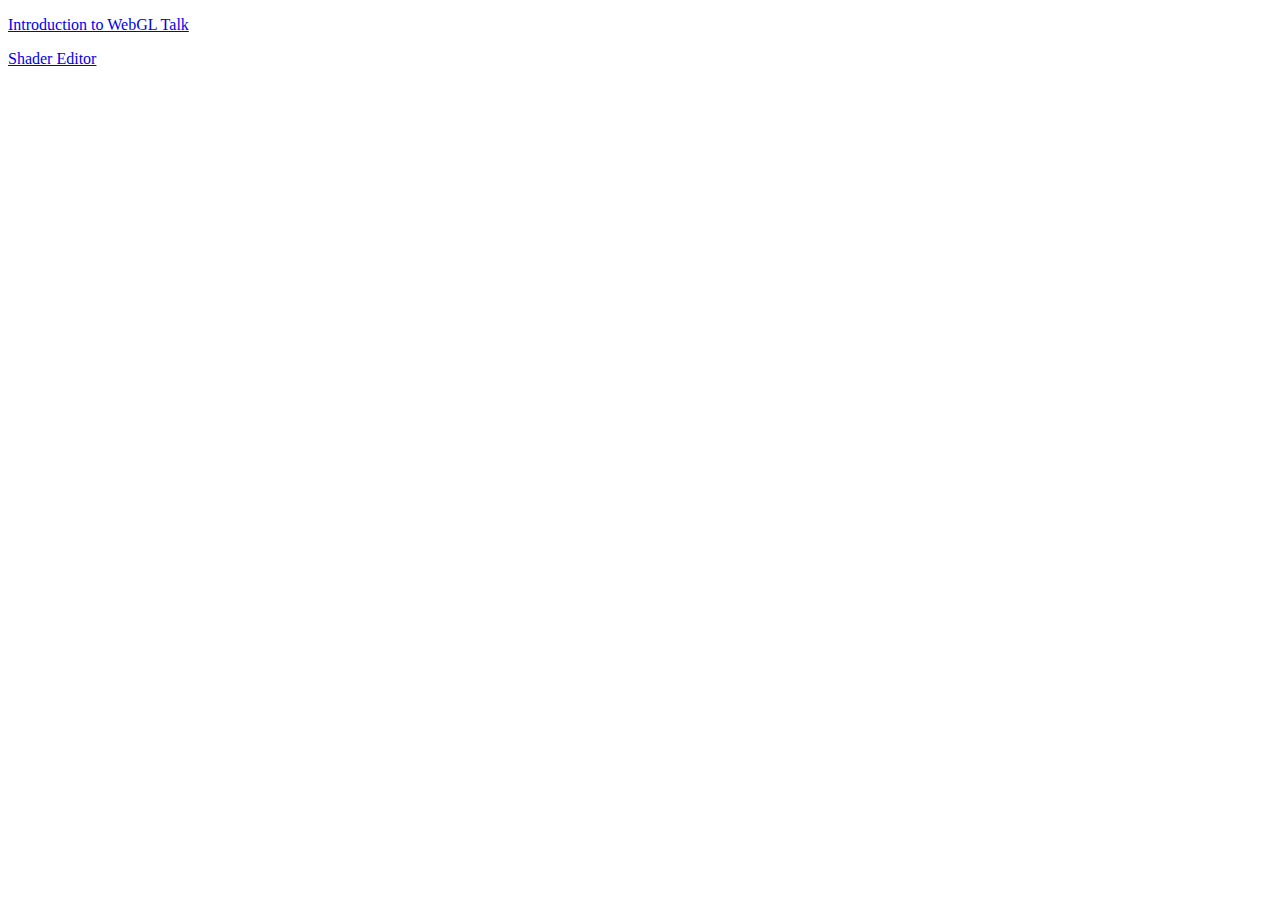
<file: index.html>
<!DOCTYPE html>
<html>
<head>
	<title>WebGL Workshop</title>
</head>
<body>
	<p><a href="/talk/index.html">Introduction to WebGL Talk</a></p>
	<p><a href="/editor/index.html">Shader Editor</a></p>
</body>
</html>
</file>
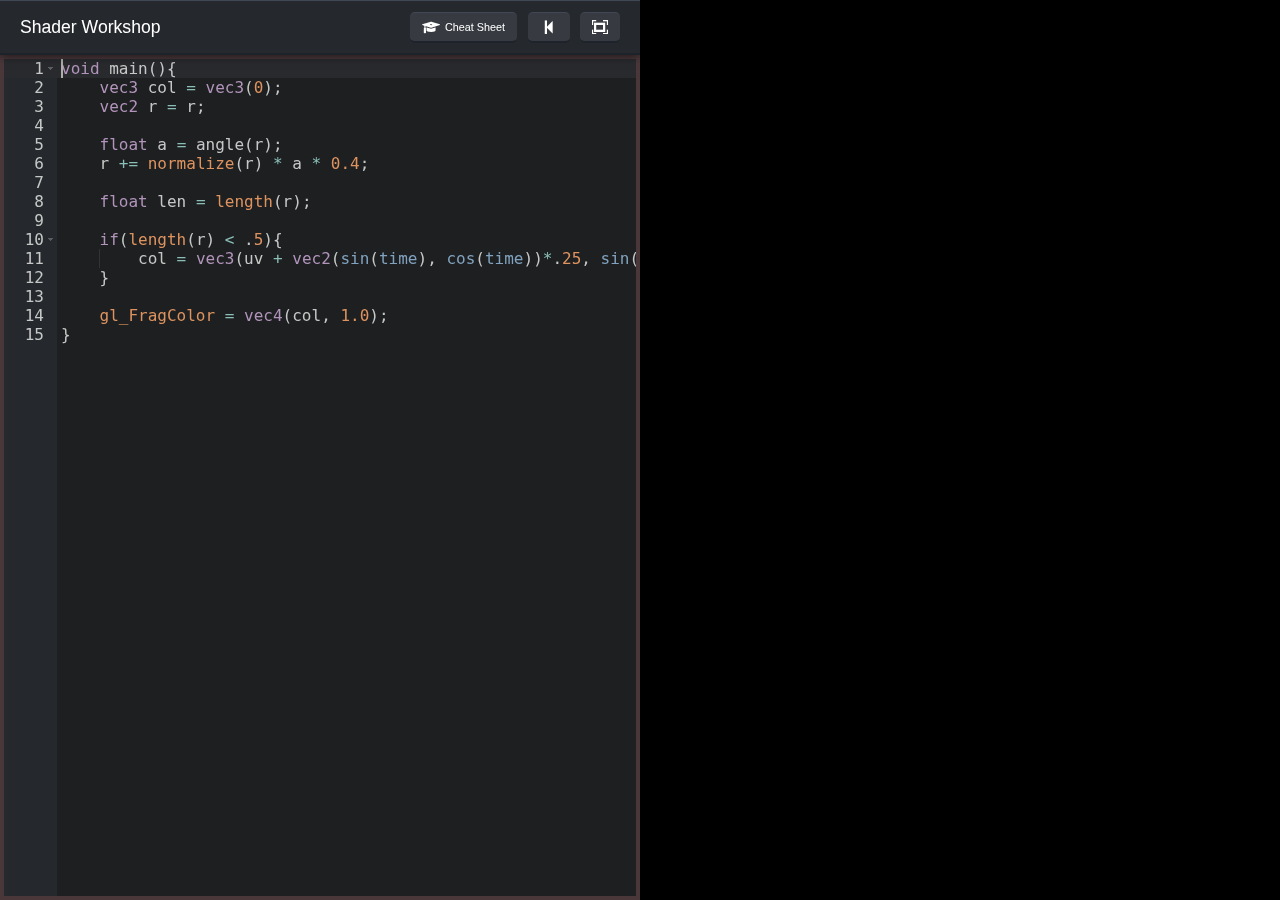
<file: editor/index.html>
<!DOCTYPE html>
<html>
<head>
	<title>Shader Workshop</title>
	<meta charset="utf-8">
	<link rel="stylesheet" type="text/css" href="fonts/icons/style.css">
	<link rel="stylesheet" type="text/css" href="css/app.css">

	<style id="ace-tm">.ace-tm .ace_gutter {background: #f0f0f0;color: #333;}.ace-tm .ace_print-margin {width: 1px;background: #e8e8e8;}.ace-tm .ace_fold {background-color: #6B72E6;}.ace-tm {background-color: #FFFFFF;color: black;}.ace-tm .ace_cursor {color: black;}.ace-tm .ace_invisible {color: rgb(191, 191, 191);}.ace-tm .ace_storage,.ace-tm .ace_keyword {color: blue;}.ace-tm .ace_constant {color: rgb(197, 6, 11);}.ace-tm .ace_constant.ace_buildin {color: rgb(88, 72, 246);}.ace-tm .ace_constant.ace_language {color: rgb(88, 92, 246);}.ace-tm .ace_constant.ace_library {color: rgb(6, 150, 14);}.ace-tm .ace_invalid {background-color: rgba(255, 0, 0, 0.1);color: red;}.ace-tm .ace_support.ace_function {color: rgb(60, 76, 114);}.ace-tm .ace_support.ace_constant {color: rgb(6, 150, 14);}.ace-tm .ace_support.ace_type,.ace-tm .ace_support.ace_class {color: rgb(109, 121, 222);}.ace-tm .ace_keyword.ace_operator {color: rgb(104, 118, 135);}.ace-tm .ace_string {color: rgb(3, 106, 7);}.ace-tm .ace_comment {color: rgb(76, 136, 107);}.ace-tm .ace_comment.ace_doc {color: rgb(0, 102, 255);}.ace-tm .ace_comment.ace_doc.ace_tag {color: rgb(128, 159, 191);}.ace-tm .ace_constant.ace_numeric {color: rgb(0, 0, 205);}.ace-tm .ace_variable {color: rgb(49, 132, 149);}.ace-tm .ace_xml-pe {color: rgb(104, 104, 91);}.ace-tm .ace_entity.ace_name.ace_function {color: #0000A2;}.ace-tm .ace_heading {color: rgb(12, 7, 255);}.ace-tm .ace_list {color:rgb(185, 6, 144);}.ace-tm .ace_meta.ace_tag {color:rgb(0, 22, 142);}.ace-tm .ace_string.ace_regex {color: rgb(255, 0, 0)}.ace-tm .ace_marker-layer .ace_selection {background: rgb(181, 213, 255);}.ace-tm.ace_multiselect .ace_selection.ace_start {box-shadow: 0 0 3px 0px white;border-radius: 2px;}.ace-tm .ace_marker-layer .ace_step {background: rgb(252, 255, 0);}.ace-tm .ace_marker-layer .ace_stack {background: rgb(164, 229, 101);}.ace-tm .ace_marker-layer .ace_bracket {margin: -1px 0 0 -1px;border: 1px solid rgb(192, 192, 192);}.ace-tm .ace_marker-layer .ace_active-line {background: rgba(0, 0, 0, 0.07);}.ace-tm .ace_gutter-active-line {background-color : #dcdcdc;}.ace-tm .ace_marker-layer .ace_selected-word {background: rgb(250, 250, 255);border: 1px solid rgb(200, 200, 250);}.ace-tm .ace_indent-guide {background: url("[data-uri]") right repeat-y;}</style>

	<style id="ace-tomorrow-night">.ace-tomorrow-night .ace_gutter {background: #25282c;color: #C5C8C6}.ace-tomorrow-night .ace_print-margin {width: 1px;background: #25282c}.ace-tomorrow-night {background-color: #1D1F21;color: #C5C8C6}.ace-tomorrow-night .ace_cursor {color: #AEAFAD}.ace-tomorrow-night .ace_marker-layer .ace_selection {background: #373B41}.ace-tomorrow-night.ace_multiselect .ace_selection.ace_start {box-shadow: 0 0 3px 0px #1D1F21;border-radius: 2px}.ace-tomorrow-night .ace_marker-layer .ace_step {background: rgb(102, 82, 0)}.ace-tomorrow-night .ace_marker-layer .ace_bracket {margin: -1px 0 0 -1px;border: 1px solid #4B4E55}.ace-tomorrow-night .ace_marker-layer .ace_active-line {background: #282A2E}.ace-tomorrow-night .ace_gutter-active-line {background-color: #282A2E}.ace-tomorrow-night .ace_marker-layer .ace_selected-word {border: 1px solid #373B41}.ace-tomorrow-night .ace_invisible {color: #4B4E55}.ace-tomorrow-night .ace_keyword,.ace-tomorrow-night .ace_meta,.ace-tomorrow-night .ace_storage,.ace-tomorrow-night .ace_storage.ace_type,.ace-tomorrow-night .ace_support.ace_type {color: #B294BB}.ace-tomorrow-night .ace_keyword.ace_operator {color: #8ABEB7}.ace-tomorrow-night .ace_constant.ace_character,.ace-tomorrow-night .ace_constant.ace_language,.ace-tomorrow-night .ace_constant.ace_numeric,.ace-tomorrow-night .ace_keyword.ace_other.ace_unit,.ace-tomorrow-night .ace_support.ace_constant,.ace-tomorrow-night .ace_variable.ace_parameter {color: #DE935F}.ace-tomorrow-night .ace_constant.ace_other {color: #CED1CF}.ace-tomorrow-night .ace_invalid {color: #CED2CF;background-color: #DF5F5F}.ace-tomorrow-night .ace_invalid.ace_deprecated {color: #CED2CF;background-color: #B798BF}.ace-tomorrow-night .ace_fold {background-color: #81A2BE;border-color: #C5C8C6}.ace-tomorrow-night .ace_entity.ace_name.ace_function,.ace-tomorrow-night .ace_support.ace_function,.ace-tomorrow-night .ace_variable {color: #81A2BE}.ace-tomorrow-night .ace_support.ace_class,.ace-tomorrow-night .ace_support.ace_type {color: #F0C674}.ace-tomorrow-night .ace_heading,.ace-tomorrow-night .ace_markup.ace_heading,.ace-tomorrow-night .ace_string {color: #B5BD68}.ace-tomorrow-night .ace_entity.ace_name.ace_tag,.ace-tomorrow-night .ace_entity.ace_other.ace_attribute-name,.ace-tomorrow-night .ace_meta.ace_tag,.ace-tomorrow-night .ace_string.ace_regexp,.ace-tomorrow-night .ace_variable {color: #CC6666}.ace-tomorrow-night .ace_comment {color: #969896}.ace-tomorrow-night .ace_indent-guide {background: url([data-uri]) right repeat-y}</style>
</head>
<body>

	<div id="top-bar">
		<div class="left-menu">
			<header>Shader Workshop</header>
		</div>
		<div class="right-menu">
			<button class="cheat-sheet"><span class="icon-edu"></span> <span>Cheat Sheet</span></button>
			<button class="restart"><span class="icon-previous"></span></button>
			<button class="fullscreen"><span class="icon-screen-full"></span></button>
		</div>
	</div>

	<pre id="editor" class="ace-tomorrow-night ace_dark">void main(){
    vec3 col = vec3(0);
    vec2 r = r;

    float a = angle(r);
    r += normalize(r) * a * 0.4;
    
    float len = length(r);
    
    if(length(r) < .5){
        col = vec3(uv + vec2(sin(time), cos(time))*.25, sin(time + a)*.5 + .5) * pow((.5 - length(r))*2., 1./7.);
    }
    
	gl_FragColor = vec4(col, 1.0);
}</pre>

	<div id="messages">
		<div class="content"></div>
	</div>

	<canvas id="preview"></canvas>

	<!-- cheat sheet -->
	<div id="overlay">
		<div class="close"><span class="icon-cross"></span></div>
		<div class="scroller">
			<div class="content">
				<div class="page">
					<header>
						<h1>Shader Cheatsheet</h1>
						<h6>(just the important bits)</h6>
						<hr>
					</header>

					<p>This is a quick reference for the most used bits of GLSL. Not everything is here so to learn more I recommend these links:</p>
					<ul>
						<li><a href="http://patriciogonzalezvivo.com/2015/thebookofshaders/">The Book Of Shaders</a></li>
						<li><a href="https://www.khronos.org/files/webgl/webgl-reference-card-1_0.pdf" target="_blank">Complete WebGL reference</a></li>
						<li><a href="http://www.shaderific.com/glsl-functions/" target="_blank">List of built-in functions in GLSL</a></li>
						<li><a href="https://en.wikibooks.org/wiki/GLSL_Programming/Vector_and_Matrix_Operations" target="_blank">GLSL language guide</a></li>
					</ul>

					<h3>Contents</h3>
					<ul>
						<li><a href="#glsl-tldr">TL;DR</a></li>
						<li><a href="#glsl-language-guide">Language Guide</a></li>
						<li><a href="#glsl-extras">Extra Variables and Functions</a></li>
						<li><a href="#glsl-built-in-types">Built-in Types</a></li>
						<li><a href="#glsl-built-in-functions">Built-in Functions</a></li>
					</ul>

					<hr>

					<h2 id="glsl-tldr">TL;DR</h2>
					<ul>
						<li>Shader code is run on each pixel separately</li>
						<li>The entry point is the functioned named main
							<pre>
void main(){
	//code starts here
}
							</pre>
						</li>

						<li>Pixels are colored by setting the value of the vector <code>gl_FragColor</code></li>
						<li>You can set vector properties with dot syntax: <code>col.r = 4.2;</code></li>
						<li>Colors values range from 0 to 1; <code>gl_FragColor.r = 1.0;</code> sets the red element to full</li>
						<li>Vectors have properties <code>.x, .y, .z, .w</code> but you can also use <code>.r, .g, .b, .a</code></li>
						<li>Vectors are constructed with the following syntax <pre>vec2 point = vec2(1.3, 4.2); //vec2(x, y)</pre> where the number after 'vec' sets the number of properties</li>
						<li>Most math functions are available (sin, cos, floor etc)</li>
						<li>GLSL is very dumb with data-types:
						<pre>
1.0 + 2;   // Error: wrong operand types
1.0 + 2.0; // 3.0
						</pre>
						The error is because <code>1.0</code> is a <code>float</code> and <code>2</code> is an <code>int</code></li>
					</ul>

					<hr>

					<h2 id="glsl-language-guide">Language Guide</h2>

					<p>GLSL is a very simple language, it supports only a subset of the features normally available in a programming language - most notably, in this version of GLSL there are no arrays, strings, switch statements, classes, console logging or while loops. However, GLSL does have powerful vector and matrix types. Below is an overview of the most commonly used features (but there are others not touched upon).</p>

					<h3>Variables</h3>
					<p>Variables must be defined with a type. The type comes before the variable name</p>
					<pre>
float someVar = 42.0;
int anotherVar = 18;
					</pre>
					<p>Types with properties (like vectors and matricies) require constructing. This is done by calling the type's name as a function and passing the properties as arguments</p>
					<pre>
vec3 color = vec3(0.1, 0.2, 0.3); //vec3(x, y, z)
					</pre>
					<p>The individual properties of the object can then be accessed</p>
					<pre>
color.x = 1.0
color.y = 0.5
color.z = 0.0
					</pre>
					<p>Instead of using x, y, z, w, you can access the same properties with r, g, b, a.</p>
					<p>You can access sub-vectors by using a string of properties (in any order)</p>
					<pre>
vec4 fourVector = vec4(1.0, 2.0, 3.0, 4.0);
vec2 twoVector = fourVector.xy;    //vec2(1.0, 2.0)
vec3 threeVector = fourVector.zzw; //vec3(3.0, 3.0, 4.0)
					</pre>
					<p>This also works for assignment</p>
					<pre>
fourVector.xy = vec2(11.0, 12.0);
//fourVector is now vec4(11.0, 12.0, 3.0, 4.0)
					</pre>

					<h3>Basic Operations</h3>
					<p>
						GLSL supports the standard binary operators <code>*, /, +, -</code>. When performing binary operations, the types must be compatible - GLSL cannot add an <code>int</code> to a <code>float</code>, nor can it automatically convert between them
					</p>
					<pre>
1.0 + 2;   // Error: wrong operand types
1.0 + 2.0; // 3.0
					</pre>
					<p>However, a vector can be multiplied by a <code>float</code> - each element of the vector is multiplied independently</p>
					<pre>vec2(3.0, 4.0) * 4.0; //vec2(12.0, 16.0);</pre>
					<p>This works similarly for matricies</p>
					<p>Other operators include comparisons <code>==, !=, <=, >=, >, <</code> and assignment operators <code>*=, /=, +=, -=</code>, used like so</p>
					<pre>
someVar += 10.0;
					</pre>

					<h3>Functions</h3>
					<p>Function definitions require a return type and a type for each argument</p>
					<pre>
float lengthSquared(vec2 v){
	return pow(length(v), 2.0);
}
					</pre>
					<p>or</p>
					<pre>
void doThing(float value1, vec4 value2){
	//does the thing
}
					</pre>
					<p>Multiple function definitions can have the same name but different parameters (function overloading)</p>
					<pre>
float angle();
float angle(vec2 r);
float angle(vec2 r, vec2 o);
					</pre>
					<p>Functions can only be called after they've been defined. Unless function prototypes are used, <b>only functions defined above the point of execution can be called.</b> A function prototype is just the function header without the code</p>
					<pre>
float lengthSquared(vec2 v);
					</pre>

					<h3>Flow Control Statements</h3>
					<p>GLSL supports basic control statements <code>if</code> and <code>for</code> loops - in WebGL <code>while</code> and <code>do while</code> are forbidden. Additionally, the for loop can only contain constants in the condition.</p>
					<p>The syntax of a <code>if</code> statement is</p>
					<pre>
if(a < b){
	//a is less than b
}else if(a == b){
	//a is the same as b
}else{
	//a is greater than b
}
					</pre>
					<p>A <code>for</code> loop is</p>
					<pre>
for(int i = 0; i < 10; i++){
	//this run 10 times
}
					</pre>

					<h3>Custom Types</h3>
					<p>You can define custom data types with <code>struct</code></p>
					<pre>
struct NewType{
	float someProp;
	vec2 otherProp;
};
					</pre>
					<p>Your custom type is constructed in the same way as other types</p>
					<pre>
NewType instance = NewType(3.1, vec2(10.0, 0.0));
instance.someProp; //3.1
instance.otherProp;	//vec2(10.0, 0.0)
					</pre>

					<hr>

					<h2 id="glsl-extras">Extra Variables and Functions</h2>
					<p><i>These are variables and functions I've setup for this editor, they are not available by default in GLSL</i></p>
					<h3>Variables</h3>
					<table class="mono-title">
						<tr>
							<th>r <span class="info">vec2</span></th><td>Distance from center. Ranges from -0.5 to 0.5 along the shortest axis of the viewport. The other axis is scaled to account for aspect ratio.</td>
						</tr>
						<tr>
							<th>uv <span class="info">vec2</span></th><td>Pixel position where (0, 0) is bottom left and (1, 1) is top right</td>
						</tr>
						<tr>
							<th>time <span class="info">float</span></th><td>Time in seconds since the demo started</td>
						</tr>
						<tr>
							<th>mouse <span class="info">vec3</span></th><td>Coordinate of mouse where (0, 0) is bottom left and (1, 1) is top right. <code>mouse.z</code> is 1.0 when mouse is down and 0.0 otherwise</td>
						</tr>
						<tr>
							<th>resolution <span class="info">vec2</span></th><td>Width and height of canvas in pixels</td>
						</tr>
					</table>
					<h3>Constants</h3>
					<table class="mono-title">
						<tr>
							<th>PI <span class="info">float</span></th><td><code>3.14159265359</code></td>
						</tr>
					</table>
					<h3>Functions</h3>
					<table class="mono-title">
						<tr>
							<th>angle() <span class="info">float</span></th><td>Angle of pixel about center from 0 to 2π</td>
						</tr>
						<!--<tr>
							<th>angle(vec2 p) <span class="info">float</span></th><td>Angle of p about center from 0 to 2π</td>
						</tr>
						<tr>
							<th>angle(vec2 p, vec2 o) <span class="info">float</span></th><td>Angle of p about o from 0 to 2π</td>
						</tr>-->
						<tr>
							<th>rand() <span class="info">float</span></th><td>Random number from 0 to 1</td>
						</tr>
					</table>

					<hr>

					<h2 id="glsl-built-in-types">Built-in Types</h2>

					<table class="mono-title">
						<tr>
							<th>bool</th><td>Either <code>true</code> or <code>false</code></td>
						</tr>
						<tr>
							<th>int</th><td>Whole number (eg: <code>42</code>)</td>
						</tr>
						<tr>
							<th>float</th><td>Number with decimal point (eg: <code>6.283</code>)</td>
						</tr>
						<tr>
							<th>vec2</th><td>Vector with 2 elements (x, y)</td>
						</tr>
						<tr>
							<th>vec3</th><td>Vector with 3 elements (x, y, z)</td>
						</tr>
						<tr>
							<th>vec4</th><td>Vector with 4 elements (x, y, z, w)</td>
						</tr>

						<tr>
							<th>mat2</th><td>2x2 Matrix</td>
						</tr>
						<tr>
							<th>mat3</th><td>3x3 Matrix</td>
						</tr>
						<tr>
							<th>mat4</th><td>4x4 Matrix</td>
						</tr>
						<tr>
							<th>void</th><td>Used when there's no return type or to explicitly define empty parameters</td>
						</tr>
					</table>
					<p>The <span class="mono">vec<i>n</i></span> and <span class="mono">mat<i>n</i></span> types have <code>float</code> elements, for <code>int</code> elements, prefix i and for boolean, prefix b:
					<pre>bvec2 switches = bvec2(true, false);</pre>
					</p>

					<hr>

					<h2 id="glsl-built-in-functions">Built-in Functions</h2>

					<table class="mono-title"><tbody><tr onclick="javascript:"><th>radians(degrees)</th><td title="The radians function converts degrees to radians. The input parameter can be a floating scalar or a float vector. In case of a float vector all components are converted from degrees to radians separately.">Converts degrees to radians. The input parameter can ... <a class="more-link" target="_blank" href="http://www.shaderific.com/glsl-functions/#radians">more</a></td></tr><tr onclick="javascript:"><th>degrees(radians)</th><td title="The degrees function converts radians to degrees. The input parameter can be a floating scalar or a float vector. In case of a float vector every component is converted from radians to degrees separately.">Converts radians to degrees. The input parameter can ... <a class="more-link" target="_blank" href="http://www.shaderific.com/glsl-functions/#degrees">more</a></td></tr><tr onclick="javascript:"><th>sin(angle)</th><td title="The sin function returns the sine of an angle in radians. The input parameter can be a floating scalar or a float vector. In case of a float vector the sine is calculated separately for every component.">Returns the sine of an angle in radians. The input ... <a class="more-link" target="_blank" href="http://www.shaderific.com/glsl-functions/#sine">more</a></td></tr><tr onclick="javascript:"><th>cos(angle)</th><td title="The cos function returns the cosine of an angle in radians. The input parameter can be a floating scalar or a float vector. In case of a float vector the cosine is calculated separately for every component.">Returns the cosine of an angle in radians. The input ... <a class="more-link" target="_blank" href="http://www.shaderific.com/glsl-functions/#cosine">more</a></td></tr><tr onclick="javascript:"><th>tan(angle)</th><td title="The tan function returns the tangent of an angle in radians. The input parameter can be a floating scalar or a float vector. In case of a float vector the tangent is calculated separately for every component.">Returns the tangent of an angle in radians. The input ... <a class="more-link" target="_blank" href="http://www.shaderific.com/glsl-functions/#tangent">more</a></td></tr><tr onclick="javascript:"><th>asin(x)</th><td title="The asin function returns the arcsine of an angle in radians. It is the inverse function of sine. The input parameter can be a floating scalar or a float vector. In case of a float vector the arcsine is calculated separately for every component.">Returns the arcsine of an angle in radians. It is the ... <a class="more-link" target="_blank" href="http://www.shaderific.com/glsl-functions/#arcsine">more</a></td></tr><tr onclick="javascript:"><th>acos(x)</th><td title="The acos function returns the arccosine of an angle in radians. It is the inverse function of cosine. The input parameter can be a floating scalar or a float vector. In case of a float vector the arccosine is calculated separately for every component.">Returns the arccosine of an angle in radians. It is ... <a class="more-link" target="_blank" href="http://www.shaderific.com/glsl-functions/#arccosine">more</a></td></tr><tr onclick="javascript:"><th>atan(y_over_x)</th><td title="The atan function returns the arctangent of an angle in radians. It is the inverse function of tangent. The input parameter can be a floating scalar or a float vector. In case of a float vector the arctangent is calculated separately for every component.">Returns the arctangent of an angle in radians. It is ... <a class="more-link" target="_blank" href="http://www.shaderific.com/glsl-functions/#arctangent">more</a></td></tr><tr onclick="javascript:"><th>pow(x, y)</th><td title="The power function returns x raised to the power of y. The input parameters can be floating scalars or float vectors. In case of float vectors the operation is done component-wise.">Returns x raised to the power of y. The input parameters ... <a class="more-link" target="_blank" href="http://www.shaderific.com/glsl-functions/#exponentiation">more</a></td></tr><tr onclick="javascript:"><th>exp(x)</th><td title="The exp function returns the constant e raised to the power of x. The input parameter can be a floating scalar or a float vector. In case of a float vector the operation is done component-wise.">Returns the constant e raised to the power of x. The ... <a class="more-link" target="_blank" href="http://www.shaderific.com/glsl-functions/#exponentialfunction">more</a></td></tr><tr onclick="javascript:"><th>log(x)</th><td title="The log function returns the power to which the constant e has to be raised to produce x. The input parameter can be a floating scalar or a float vector. In case of a float vector the operation is done component-wise.">Returns the power to which the constant e has to be ... <a class="more-link" target="_blank" href="http://www.shaderific.com/glsl-functions/#naturallogarithm">more</a></td></tr><tr onclick="javascript:"><th>exp2(x)</th><td title="The exp2 function returns 2 raised to the power of x. The input parameter can be a floating scalar or a float vector. In case of a float vector the operation is done component-wise.">Returns 2 raised to the power of x. The input parameter ... <a class="more-link" target="_blank" href="http://www.shaderific.com/glsl-functions/#exponentialfunctionbase2">more</a></td></tr><tr onclick="javascript:"><th>log2(x)</th><td title="The log2 function returns the power to which 2 has to be raised to produce x. The input parameter can be a floating scalar or a float vector. In case of a float vector the operation is done component-wise.">Returns the power to which 2 has to be raised to produce ... <a class="more-link" target="_blank" href="http://www.shaderific.com/glsl-functions/#logarithmbase2">more</a></td></tr><tr onclick="javascript:"><th>sqrt(x)</th><td title="The sqrt function returns the square root of x. The input parameter can be a floating scalar or a float vector. In case of a float vector the operation is done component-wise.">Returns the square root of x. The input parameter can ... <a class="more-link" target="_blank" href="http://www.shaderific.com/glsl-functions/#squareroot">more</a></td></tr><tr onclick="javascript:"><th>inversesqrt(x)</th><td title="The inversesqrt function returns the inverse square root of x, i.e. the reciprocal of the square root. The input parameter can be a floating scalar or a float vector. In case of a float vector the operation is done component-wise.">Returns the inverse square root of x, i.e. the reciprocal ... <a class="more-link" target="_blank" href="http://www.shaderific.com/glsl-functions/#inversesquareroot">more</a></td></tr><tr onclick="javascript:"><th>abs(x)</th><td title="The abs function returns the absolute value of x, i.e. x when x is positive or zero and -x for negative x. The input parameter can be a floating scalar or a float vector. In case of a float vector the operation is done component-wise.">Returns the absolute value of x, i.e. x when x is positive ... <a class="more-link" target="_blank" href="http://www.shaderific.com/glsl-functions/#absolutevalue">more</a></td></tr><tr onclick="javascript:"><th>sign(x)</th><td title="The sign function returns 1.0 when x is positive, 0.0 when x is zero and -1.0 when x is negative. The input parameter can be a floating scalar or a float vector. In case of a float vector the operation is done component-wise.">Returns 1.0 when x is positive, 0.0 when x is zero ... <a class="more-link" target="_blank" href="http://www.shaderific.com/glsl-functions/#sign">more</a></td></tr><tr onclick="javascript:"><th>floor(x)</th><td title="The floor function returns the largest integer number that is smaller or equal to x. The input parameter can be a floating scalar or a float vector. In case of a float vector the operation is done component-wise.">Returns the largest integer number that is smaller ... <a class="more-link" target="_blank" href="http://www.shaderific.com/glsl-functions/#floor">more</a></td></tr><tr onclick="javascript:"><th>ceil(x)</th><td title="The ceiling function returns the smallest number that is larger or equal to x. The input parameter can be a floating scalar or a float vector. In case of a float vector the operation is done component-wise.">Returns the smallest number that is larger or equal ... <a class="more-link" target="_blank" href="http://www.shaderific.com/glsl-functions/#ceiling">more</a></td></tr><tr onclick="javascript:"><th>fract(x)</th><td title="The fract function returns the fractional part of x, i.e. x minus floor(x). The input parameter can be a floating scalar or a float vector. In case of a float vector the operation is done component-wise.">Returns the fractional part of x, i.e. x minus floor(x). ... <a class="more-link" target="_blank" href="http://www.shaderific.com/glsl-functions/#fractionalpart">more</a></td></tr><tr onclick="javascript:"><th>mod(x, y)</th><td title="The mod function returns x minus the product of y and floor(x/y). The input parameters can be floating scalars or float vectors. In case of float vectors the operation is done component-wise.">Returns x minus the product of y and floor(x/y). The ... <a class="more-link" target="_blank" href="http://www.shaderific.com/glsl-functions/#modulo">more</a></td></tr><tr onclick="javascript:"><th>min(x, y)</th><td title="The min function returns the smaller of the two arguments. The input parameters can be floating scalars or float vectors. In case of float vectors the operation is done component-wise.">Returns the smaller of the two arguments. The input ... <a class="more-link" target="_blank" href="http://www.shaderific.com/glsl-functions/#minimum">more</a></td></tr><tr onclick="javascript:"><th>max(x, y)</th><td title="The max function returns the larger of the two arguments. The input parameters can be floating scalars or float vectors. In case of float vectors the operation is done component-wise.">Returns the larger of the two arguments. The input ... <a class="more-link" target="_blank" href="http://www.shaderific.com/glsl-functions/#maximum">more</a></td></tr><tr onclick="javascript:"><th>clamp(x, minVal, maxVal)</th><td title="The clamp function returns x if it is larger than minVal and smaller than maxVal. In case x is smaller than minVal, minVal is returned. If x is larger than maxVal, maxVal is returned. The input parameters can be floating scalars or float vectors. In case of float vectors the operation is done component-wise.">Returns x if it is larger than minVal and smaller than ... <a class="more-link" target="_blank" href="http://www.shaderific.com/glsl-functions/#clamp">more</a></td></tr><tr onclick="javascript:"><th>mix(x, y, a)</th><td title="The mix function returns the linear blend of x and y, i.e. the product of x and (1 - a) plus the product of y and a. The input parameters can be floating scalars or float vectors. In case of float vectors the operation is done component-wise.">Returns the linear blend of x and y, i.e. the product ... <a class="more-link" target="_blank" href="http://www.shaderific.com/glsl-functions/#mix">more</a></td></tr><tr onclick="javascript:"><th>step(edge, x)</th><td title="The step function returns 0.0 if x is smaller then edge and otherwise 1.0. The input parameters can be floating scalars or float vectors. In case of float vectors the operation is done component-wise.">Returns 0.0 if x is smaller then edge and otherwise ... <a class="more-link" target="_blank" href="http://www.shaderific.com/glsl-functions/#step">more</a></td></tr><tr onclick="javascript:"><th>smoothstep(edge0, edge1, x)</th><td title="The smoothstep function returns 0.0 if x is smaller then edge0 and 1.0 if x is larger than edge1. Otherwise the return value is interpolated between 0.0 and 1.0 using Hermite polynomirals. The input parameters can be floating scalars or float vectors. In case of float vectors the operation is done component-wise.">Returns 0.0 if x is smaller then edge0 and 1.0 if x ... <a class="more-link" target="_blank" href="http://www.shaderific.com/glsl-functions/#smoothstep">more</a></td></tr><tr onclick="javascript:"><th>length(x)</th><td title="The length function returns the length of a vector defined by the Euclidean norm, i.e. the square root of the sum of the squared components. The input parameter can be a floating scalar or a float vector. In case of a floating scalar the length function is trivial and returns the absolute value.">Returns the length of a vector defined by the Euclidean ... <a class="more-link" target="_blank" href="http://www.shaderific.com/glsl-functions/#length">more</a></td></tr><tr onclick="javascript:"><th>distance(p0, p1)</th><td title="The distance function returns the distance between two points. The distance of two points is the length of the vector d = p0 - p1, that starts at p1 and points to p0. The input parameters can be floating scalars or float vectors. In case of floating scalars the distance function is trivial and returns the absolute value of d.">Returns the distance between two points. The distance ... <a class="more-link" target="_blank" href="http://www.shaderific.com/glsl-functions/#distance">more</a></td></tr><tr onclick="javascript:"><th>dot(x, y)</th><td title="The dot function returns the dot product of the two input parameters, i.e. the sum of the component-wise products. If x and y are the same the square root of the dot product is equivalent to the length of the vector. The input parameters can be floating scalars or float vectors. In case of floating scalars the dot function is trivial and returns the product of x and y.">Returns the dot product of the two input parameters, ... <a class="more-link" target="_blank" href="http://www.shaderific.com/glsl-functions/#dotproduct">more</a></td></tr><tr onclick="javascript:"><th>cross(x, y)</th><td title="The cross function returns the cross product of the two input parameters, i.e. a vector that is perpendicular to the plane containing x and y and has a magnitude that is equal to the area of the parallelogram that x and y span. The input parameters can only be 3-component floating vectors. The cross product is equivalent to the product of the length of the vectors times the sinus of the(smaller) angle between x and y.">Returns the cross product of the two input parameters, ... <a class="more-link" target="_blank" href="http://www.shaderific.com/glsl-functions/#crossproduct">more</a></td></tr><tr onclick="javascript:"><th>normalize(x)</th><td title="The normalize function returns a vector with length 1.0 that is parallel to x, i.e. x divided by its length. The input parameter can be a floating scalar or a float vector. In case of a floating scalar the normalize function is trivial and returns 1.0.">Returns a vector with length 1.0 that is parallel to ... <a class="more-link" target="_blank" href="http://www.shaderific.com/glsl-functions/#normalize">more</a></td></tr><tr onclick="javascript:"><th>faceforward(N, I, Nref)</th><td title="The faceforward function returns a vector that points in the same direction as a reference vector. The function has three input parameters of the type floating scalar or float vector: N, the vector to orient, I, the incident vector, and Nref, the reference vector. If the dot product of I and Nref is smaller than zero the return value is N. Otherwise -N is returned.">Returns a vector that points in the same direction ... <a class="more-link" target="_blank" href="http://www.shaderific.com/glsl-functions/#faceforward">more</a></td></tr><tr onclick="javascript:"><th>reflect(I, N)</th><td title="The reflect function returns a vector that points in the direction of reflection. The function has two input parameters of the type floating scalar or float vector: I, the incident vector, and N, the normal vector of the reflecting surface.">Returns a vector that points in the direction of reflection. ... <a class="more-link" target="_blank" href="http://www.shaderific.com/glsl-functions/#reflect">more</a></td></tr><tr onclick="javascript:"><th>refract(I, N, eta)</th><td title="The refract function returns a vector that points in the direction of refraction. The function has two input parameters of the type floating scalar or float vector and one input parameter of the type floating scalar: I, the incident vector, N, the normal vector of the refracting surface, and eta, the ratio of indices of refraction.">Returns a vector that points in the direction of refraction. ... <a class="more-link" target="_blank" href="http://www.shaderific.com/glsl-functions/#refract">more</a></td></tr><tr onclick="javascript:"><th>matrixCompMult(x, y)</th><td title="The matrixCompMult function returns a matrix resulting from a component-wise multiplication. The function has two input parameters of the type floating point matrix and returns a matrix of the same type. The indices of the returned matrix are calculated as follows: z[i][j] = x[i][j] * y[i][j] ">Returns a matrix resulting from a component-wise multiplication. ... <a class="more-link" target="_blank" href="http://www.shaderific.com/glsl-functions/#componentwisematrixmultiplication">more</a></td></tr><tr onclick="javascript:"><th>lessThan(x, y)</th><td title="The lessThan function returns a boolean vector as result of a component-wise comparison in the form of x[i] < y[i]. The function has two input parameters of the type floating point vector or signed integer vector.">Returns a boolean vector as result of a component-wise ... <a class="more-link" target="_blank" href="http://www.shaderific.com/glsl-functions/#lessthancomparison">more</a></td></tr><tr onclick="javascript:"><th>lessThanEqual(x, y)</th><td title="The lessThanEqual function returns a boolean vector as result of a component-wise comparison in the form of x[i] <= y[i]. The function has two input parameters of the type floating point vector or signed integer vector.">Returns a boolean vector as result of a component-wise ... <a class="more-link" target="_blank" href="http://www.shaderific.com/glsl-functions/#lessthanorequalcomparison">more</a></td></tr><tr onclick="javascript:"><th>greaterThan(x, y)</th><td title="The greaterThan function returns a boolean vector as result of a component-wise comparison in the form of x[i] > y[i]. The function has two input parameters of the type floating point vector or signed integer vector.">Returns a boolean vector as result of a component-wise ... <a class="more-link" target="_blank" href="http://www.shaderific.com/glsl-functions/#greaterthancomparison">more</a></td></tr><tr onclick="javascript:"><th>greaterThanEqual(x, y)</th><td title="The greaterThanEqual function returns a boolean vector as result of a component-wise comparison in the form of x[i] >= y[i]. The function has two input parameters of the type floating point vector or signed integer vector.">Returns a boolean vector as result of a component-wise ... <a class="more-link" target="_blank" href="http://www.shaderific.com/glsl-functions/#greaterthanorequalcomparison">more</a></td></tr><tr onclick="javascript:"><th>equal(x, y)</th><td title="The equal function returns a boolean vector as result of a component-wise comparison in the form of x[i] = y[i]. The function has two input parameters of the type floating point vector or signed integer vector.">Returns a boolean vector as result of a component-wise ... <a class="more-link" target="_blank" href="http://www.shaderific.com/glsl-functions/#equalcomparison">more</a></td></tr><tr onclick="javascript:"><th>notEqual(x, y)</th><td title="The notEqual function returns a boolean vector as result of a component-wise comparison in the form of x[i] != y[i]. The function has two input parameters of the type floating point vector or signed integer vector.">Returns a boolean vector as result of a component-wise ... <a class="more-link" target="_blank" href="http://www.shaderific.com/glsl-functions/#notequalcomparison">more</a></td></tr><tr onclick="javascript:"><th>any(x)</th><td title="The any function returns a boolean value as result of the evaluation whether any component of the input vector is TRUE. The function has one input parameters of the type boolean vector.">Returns a boolean value as result of the evaluation ... <a class="more-link" target="_blank" href="http://www.shaderific.com/glsl-functions/#anyevaluation">more</a></td></tr><tr onclick="javascript:"><th>all(x)</th><td title="The all function returns a boolean value as result of the evaluation whether all components of the input vector are TRUE. The function has one input parameters of the type boolean vector.">Returns a boolean value as result of the evaluation ... <a class="more-link" target="_blank" href="http://www.shaderific.com/glsl-functions/#allevaluation">more</a></td></tr><tr onclick="javascript:"><th>texture2D(sampler, coord)</th><td title="The texture2D function returns a texel, i.e. the (color) value of the texture for the given coordinates. The function has one input parameter of the type sampler2D and one input parameter of the type vec2 : sampler, the uniform the texture is bound to, and coord, the 2-dimensional coordinates of the texel to look up.">Returns a texel, i.e. the (color) value of the texture ... <a class="more-link" target="_blank" href="http://www.shaderific.com/glsl-functions/#2dtexturelookup">more</a></td></tr><tr onclick="javascript:"><th>textureCube(sampler, coord)</th><td title="The textureCube function returns a texel, i.e. the (color) value of the texture for the given coordinates. The function has one input parameter of the type samplerCube and one input parameter of the type vec3 : sampler, the uniform the texture is bound to, and coord, the 3-dimensional coordinates of the texel to look up.">Returns a texel, i.e. the (color) value of the texture ... <a class="more-link" target="_blank" href="http://www.shaderific.com/glsl-functions/#cubemaptexturelookup">more</a></td></tr></tbody></table>

				</div>
			</div>
		</div>
	</div>

	<!-- libs -->
	<script type="text/javascript" charset="utf-8" src="js/ace/ace.js"></script>
	<script type="text/javascript" charset="utf-8" src="js/ace/ext-static_highlight.js"></script>
	<!--<script type="text/javascript" src="js/three/three.min.js"></script>-->

	<!-- app -->
	<script type="text/javascript" src="js/demo.js"></script>
	<script type="text/javascript" src="js/shader-preview.js"></script>
	<script type="text/javascript" src="js/ui.js"></script>
	<script type="text/javascript" src="js/app.js"></script>
</body>
</html>
</file>
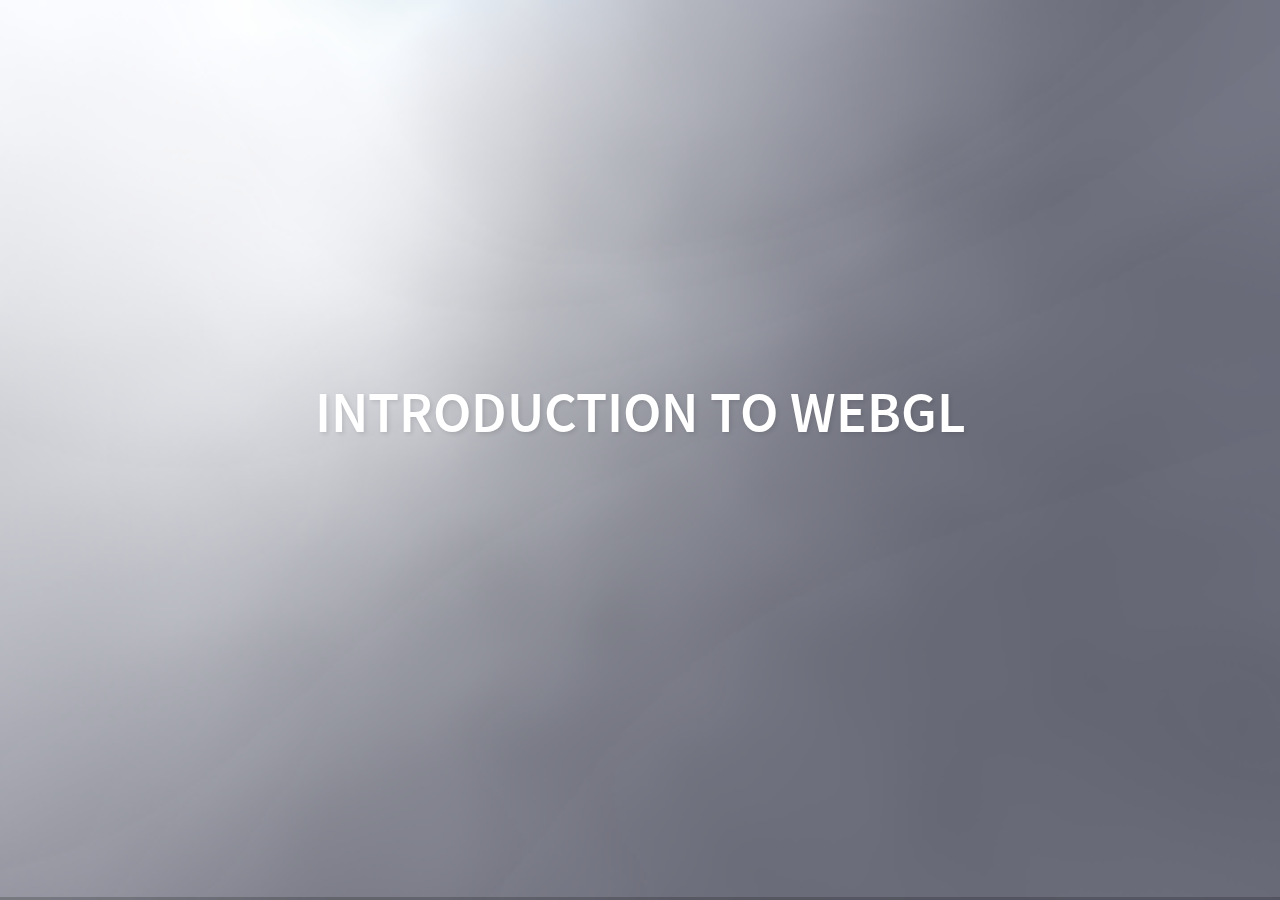
<file: talk/index.html>
<!doctype html>
<html lang="en">
	<head>
		<meta charset="utf-8">

		<title>Introduction to WebGL</title>

		<meta name="apple-mobile-web-app-capable" content="yes" />
		<meta name="apple-mobile-web-app-status-bar-style" content="black-translucent" />

		<meta name="viewport" content="width=device-width, initial-scale=1.0, maximum-scale=1.0, user-scalable=no, minimal-ui">

		<link rel="stylesheet" href="css/reveal.css">
		<link rel="stylesheet" href="css/theme/white.css" id="theme">

		<!-- syntax highlighting -->
		<link rel="stylesheet" href="lib/css/highlight/railscasts.css">

		<style type="text/css">
			.clouds-slide h1,
			.clouds-slide h2,
			.clouds-slide h3,
			.clouds-slide h4,
			.clouds-slide h5,
			.clouds-slide h6{
				background-color: rgba(0, 0, 0, 0.0);
				padding: 30px 40px;
				display: block;
				border-radius: 5px;
				text-shadow: 2px 2px 4px rgba(0, 0, 0, 0.1), 0px 0px 1px rgba(0, 0, 0, .1);
				color: rgba(255, 255, 255, 1.0);

				-webkit-user-select: none; /* Chrome/Safari */        
				-moz-user-select: none; /* Firefox */
				-ms-user-select: none; /* IE10+ */

				/* Rules below not implemented in browsers yet */
				-o-user-select: none;
				user-select: none;
			}


			.reveal section.clouds-slide{			}

			.reveal section.clouds-slide .content{
				background-color: rgba(255,255,255,.3);
				border-radius: 4px;

				color: #444;
				padding: 10px 40px;
			}

			.reveal section.clouds-slide .content a{
				color: #0A95FF;
			}

			.reveal section h1{
				margin-bottom: 30px;
			}

			.reveal section pre{
				overflow: hidden;
				width: auto;
				font-size: 0.53em;
			}

			.reveal section pre.inline{
				display: inline;
				margin: 0 10px;
			}

			.reveal section pre code{
				display: inherit;
				padding: 10px 20px;
				border-radius: 2px;
			}

			.reveal section pre.inline code{
				padding-top: 5px;
				padding-bottom: 5px;
			}

			.reveal section .content{
				text-align: left;
				color: #666;
				font-size: 1.0em;
			}

			.reveal section .content ul{
				display: block;
				list-style-type: none;
				padding: 0px;
				margin: 0px;
			}

			.reveal section .content ul.inset{
				margin-left: 60px;
			}

			.reveal section .content ul li{
				margin-bottom: 30px;
			}

			.reveal section .content ul li:before{
				content: '';
			}

			.reveal section .content ul li ul{
				font-size: 0.75em;
				margin-top: 20px;
				margin-left: 40px;
			}

			.reveal section .content ul li ul li{
				margin-bottom: 15px;
			}

			.reveal section .note{
				font-family: Georgia, Times, 'Times New Roman', serif;
				font-size: 0.5em;
				font-style: italic;
				line-height: 1.0;
				color: #AAA;
			}

			.reveal section .caption{
				font-size: 0.75em;
				margin: 0;
			}

			.reveal section.padless{
				padding: 0 !important;
			}

			.reveal section.disable-center{
				top: auto !important;
			}

			.reveal section.align-bottom{
				top: auto !important;
				bottom: 0px !important;
			}

			.reveal section.demo,
			.reveal section.windowed-demo{
				padding: 0 !important;
				top: auto !important;
				bottom: 0px !important;
			}

			.slide-background.dark-bg, .slide-background.windowed-demo{
				background-color: #222;
			}

			.slide-background.black-bg{
				background-color: black;
			}
		</style>

		<style type="text/css">

		html.notes-mode{
			width: initial;
			height: initial;
			overflow: initial;
		}

		html.notes-mode body{
			padding: 30px 40px 30px 40px;
			margin: 0;
			box-sizing: border-box;
			overflow: scroll;
			width: initial;
			height: initial;

			font-size: 30px;
		}

		html.notes-mode .notes{
			margin-bottom: 100px;
			line-height: 1.5;
		}

		html.notes-mode .notes h1{
			font-size: 35px;
			margin-bottom: 0px;
		}
		</style>
	</head>
	<body>

		<div class="reveal">
			<div class="slides">
				<section id="cover-slide" class="clouds-slide" data-background-demo="Clouds" data-click-through="true">
					<h3 class="cover-heading">Introduction to WebGL</h3>

					<aside class="notes">*real time volume rendering*</aside>
				</section>

				<section class="disable-center">
					<h1>What is WebGL?</h1>

					<div class="content">
						<ul>
							<li>A browser feature that lets you execute code on the GPU</li>
							<li>The coolest thing to happen to the web since the GIF</li>
						</ul>
					</div>

					<aside class="notes">
						- WebGL is a recently added browser feature that lets you execute code on the GPU
						- I think it's the coolest thing to happen to the web since the GIF
					</aside>
				</section>

				<section class="disable-center">
					<h1>GPUs are Parallel Processors</h1>

					<div class="content">
						<ul>
							<li>CPUs execute in serial, each instruction one after the other</li>
							<li>GPUs execute in parallel, multitudes of instructions executed simultaneously</li>
						</ul>
					</div>

					<aside class="notes">
						- And it's cool because GPUs are parallel processors
						- Where CPUs have to churn through each instruction one after the other, GPUs get to execute loads of instructions simultaneously
					</aside> 
				</section>

				<section class="disable-center">
					<h1>GPUs are Parallel Processors</h1>

					<div class="content">
						<ul>
							<li>Modern GPUs can offer <b>~5 trillion FLOPS!</b></li>
							<li>Modern CPUs can offer <b>~100 billion FLOPS</b></li>
							<li>GPUs are very well suited to certain types of problems but completely useless at others</li>
						</ul>
					</div>

					<aside class="notes">
						- Now this has an upside and a downside, the upside is 5 trillion floating point operations per second
						- Your CPU on the other hand will only get you a measly 100 billion
						- The downside is GPUs simply cannot tackle certain types of problems effectively, these are problems where it's absolutely necessary that the computation is done in serial
					</aside>
				</section>

				<section class="disable-center">
					<h1>GPUs are Parallel Processors</h1>
					<div class="content">
						<ul>
							<li>If your problem can be divided up into many independent but similar tasks, it'll run faster on a GPU</li>
							<li>For example
								<ul>
									<li>Tracing the path of light as it bounces around a scene</li>
									<li>Fluid physics simulation</li>
									<li>Video processing</li>
								</ul>
							</li>
						</ul>
					</div>

					<aside class="notes">
						- If you can break up your task into many independent but similar tasks, a GPU will handle them faster than a CPU
						- Fortunately, lots of problems fall into this classification - and importantly, lots of the cool problems such:
						Tracing light rays for computing illumination, fluid physics, ridgid body physics, quantum physics and video processing.
					</aside>
				</section>

				<section class="disable-center">
					<h1>Are they only for graphics?</h1>
					<div class="content">
						<ul>
							<li>WebGL was designed for handling graphics but it can be coerced into general purpose computation</li>
							<li>The upcoming <i>WebCL</i>, however, was designed for general purpose computation</li>
						</ul>
					</div>

					<aside class="notes">
						- WebGL was designed for handling graphics but it can be coerced into general purpose computation
						- The upcoming <i>WebCL</i>, however, was designed for general purpose computation
					</aside>
				</section>

				<section>
					<h1>Demos</h1>
				</section>

				<section class="demo dark-bg" data-background-iframe="iframe-demos/WebGL%20Water.html" data-destroy-background="true" data-click-through="true">
					<!-- <iframe class="stretch" data-src=""></iframe> -->
					<h6 class="caption">WebGL Water - Evan Wallace</h6>

					<aside class="notes">
						- Everything here is handled on the GPU
						- Wave simulation
						- Caustics, where we're simulating light as it traces through the scene
					</aside>
				</section>

				<section class="demo dark-bg" data-background-iframe="iframe-demos/webgl-fluid/index.html" data-destroy-background="true" data-click-through="true">
					<!-- <iframe class="stretch" data-src=""></iframe> -->
					<h6 class="caption">WebGL Fluid Simulation</h6>

					<aside class="notes">
						- This is an example of a fluid simulation on the GPU
						- We can turn it up to 1 million particles and the GPU doesn't break a sweat
						- It's simply impossible to get this performance on the CPU today, especially if we're using javascript
					</aside>
				</section>

				<section class="demo dark-bg" data-background-demo="Seascape" data-click-through="true">
					<h6 class="caption" style="">Seascape - Alexander Alekseev</h6>

					<aside class="notes">
						- Ray marching
					</aside>
				</section>

				<section class="demo dark-bg" data-background-demo="Hypercomplex" data-click-through="true">
					<h6 class="caption" style="">Hypercomplex - Alexander Alekseev</h6>

					<aside class="notes">
						- 3D fractal
					</aside>
				</section>

				<section class="disable-center">
					<div style="position:relative">
						<h1>Getting Started</h1>
						<p style="position:absolute; top:-50px; right: 20px; color: #888; font-size: 0.8em;">(* in brief)</p>
					</div>

					<div class="content">
						<ul>
							<li>Take a <pre class="inline"><code data-trim>&lt;canvas&gt;</code></pre> element and grab a WebGL context <pre><code data-trim>var gl = canvas.getContext("webgl");</code></pre></li>
						</ul>
					</div>

					<canvas class="stretch" style="border: 1px solid #AAA;"></canvas>
					<aside class="notes"> 
						- Alright, I'm going to have a brief run through how you start using WebGL to run GPU programs.
						- The first thing you do is create a canvas element, the canvas element is central to using WebGL in the browser, it's the only way to get access to the WebGL API
						- To access WebGL you request a WebGL context object from the canvas. Take care of it, it's you're entire line of communication will the WebGL API
					</aside>
				</section>

				<section class="disable-center">
					<div style="position:relative">
						<h1>Getting Started</h1>
						<p style="position:absolute; top:-50px; right: 20px; color: #888; font-size: 0.8em;">(* in brief)</p>
					</div>

					<div class="content">
						<ul>
							<li>Compile and upload your GPU code
								<pre><code class="glsl">//gradient pixel shader glsl
varying vec2 uv;
void main(){
	gl_FragColor = vec4(uv.x, uv.y, 0.0, 1.0);
}</code></pre>
								<!--<pre><code class="glsl">//do nothing geometry shader
varying vec2 uv;
void main(void){
	uv = (position.xy + vec2(1.0))*.5;
	gl_Position = vec4(position, 1.0);
}</code></pre>-->
								<pre><code class="javascript">var pixelShader = gl.createShader(gl.FRAGMENT_SHADER);
gl.shaderSource(pixelShader, pixelShaderSrc);
gl.compileShader(pixelShader);

var program = gl.createProgram();
gl.attachShader(program, geometryShader);
gl.attachShader(program, pixelShader);
gl.linkProgram(program);</code></pre>
							</li>
						</ul>
					</div>

					<aside class="notes">
						- The top part is the GPU program we're going to execute written in 'GLSL'. GLSL is similar in design to C but you've got a few new types and there's no pointers to worry about. It's much stricter than javascript! No forgetting semi-colons here.
						- This code is a pixel shader, it's responsible for deciding the color of a given pixel, this is done by setting the value of the built in gl_FragColor variable. It's a 'vec4' which means it has 4 values within it: Red, Greed, Blue and Alpha. So in this case, we're setting the red channel to the pixels position in x and the green channel to the pixels position in y. So we should get a nice gradient. Blue is set to 0 and alpha, 1.
						- When we create a shader we have to tell the machine to compile it and ship it off to the GPU, we then get a reference back in the form of a WebGL program object.
					</aside>
				</section>

				<section class="disable-center">
					<div style="position:relative">
						<h1>Getting Started</h1>
						<p style="position:absolute; top:-50px; right: 20px; color: #888; font-size: 0.8em;">(* in brief)</p>
					</div>

					<div class="content">
						<ul>
							<li>Upload geometry<br>
								<pre><code data-trim class="javascript">var vertices = [
	 0.0,  1.0,
	-1.0, -1.0,
	 1.0, -1.0
];

vertices.elementsPerVertex = 2;

var vertexBuffer = gl.createBuffer();
gl.bindBuffer(gl.ARRAY_BUFFER, vertexBuffer);
gl.bufferData(gl.ARRAY_BUFFER, new Float32Array(vertices), gl.STATIC_DRAW);

//tell the GPU about the format of the vertices
var attribPositionLoc = gl.getAttribLocation(program, "position");
gl.enableVertexAttribArray(attribPositionLoc);
gl.vertexAttribPointer(attribPositionLoc, vertices.elementsPerVertex, gl.FLOAT, false, 0, 0);</code></pre>
							</li>
						</ul>
					</div>

					<aside class="notes">
						- Webgl will not draw anything until you give it geometry, we're uploading the vertices of a triangle.
						- Webgl can only draw triangles, lines and point, no quads, no circles or anything else.
						- The webgl API is a state machine, when we want to modify this vertexBuffer object, we can't just perform operations directly on it. We have to tell WebGL to select the object and then tell it to perform operations, this makes for some very tedious code.
					</aside>
				</section>

				<section class="disable-center">
					<div style="position:relative">
						<h1>Getting Started</h1>
						<p style="position:absolute; top:-50px; right: 20px; color: #888; font-size: 0.8em;">(* in brief)</p>
					</div>

					<div class="content">
						<ul>
							<li>Draw!
								<pre><code class="javascript">gl.drawArrays(gl.TRIANGLES, 0, vertices.length / vertices.elementsPerVertex);</code></pre></li>
						</ul>
					</div>

					<canvas class="fragment" style="border: 1px solid #AAA;" data-demo="Triangle1" width="960" height="303"></canvas>

					<aside class="notes">
						- Now we've uploaded the shaders and geometry we're ready to draw.
						- The purpose of the geometry is to mark the pixels to execute the shader on.
						- That is all WebGL does, for the javascript world it's a very primitive API.
						- (next)
						- So here's the gradient I was talking about, as the x position increases so does the red and as the y increases, so does the green.
					</aside>
				</section>

				<section class="disable-center">
					<div style="position:relative">
						<h1>Getting Started</h1>
						<p style="position:absolute; top:-50px; right: 20px; color: #888; font-size: 0.8em;">(* in brief)</p>
					</div>

					<div class="content">
						A little dull, let's add time into our GPU <b>pixel shader</b>
						<pre><code id="triangle2-live-fs" class="glsl" contenteditable>uniform float time;
uniform vec2 resolution;
varying vec2 uv;
void main(){
	vec3 col = vec3(0);
        float r = distance(uv, vec2(.5));
	col.r = pow(sin(time + r), 4.);
	col.g = cos(time + uv.y + r)*.5 + .5;
	col.b = sin(time * 2.0)*.5 + .5;
	gl_FragColor = vec4(col, 1.0);
}</code></pre>
						<span style="text-align:right; display: block;" class="note">edit me</span>
					</div>

					<aside class="notes">
						- variables qualified with 'uniform' can be set in javascript, so every frame we now pass the current time in seconds
						- We're now coloring the pixels base on some interesting functions
						- col.b, the blue component of the pixel is set to be sin(time) something, so it'll go back and forth between full blue and no blue.
						- and its a similar story for the others
						- (show result)
						- interesting
						- it's pretty much a case of making something up, for example, lets try something like multipling the radial distance here in the blue channel.
						- weird.
					</aside>
				</section>

				<section class="disable-center" id="triangle2-slide">
					<div style="position:relative">
						<h1>Getting Started</h1>
						<p style="position:absolute; top:-50px; right: 20px; color: #888; font-size: 0.8em;">(* in brief)</p>
					</div>

					<canvas class="stretch" style="border: 1px solid #AAA;" data-demo="Triangle2"></canvas>
				</section>

				<section class="disable-center">
					<div style="position:relative">
						<h1>Getting Started</h1>
						<p style="position:absolute; top:-50px; right: 20px; color: #888; font-size: 0.8em;">(* in brief)</p>
					</div>

					<div class="content">
						<ul>
							<li>We can transform the shape in the <b>geometry shader</b></li>
							<li>Rotation
$$\begin{bmatrix}
x^\prime\\y^\prime 
\end{bmatrix} = \begin{bmatrix}
cos(\theta) & -sin(\theta) \\ 
sin(\theta) & cos(\theta)
\end{bmatrix} \begin{bmatrix}
x\\y
\end{bmatrix}$$
							</li>
							<li>Scale
$$\begin{bmatrix}
x^\prime\\y^\prime 
\end{bmatrix} = S \begin{bmatrix}
x\\y
\end{bmatrix}$$
							</li>
						</ul>
					</div>

					<aside class="notes">
						- Where the pixel shader operated in parallel on the pixels, a geometry shader operates in parallel on the vertices.
						- There are only two types of shaders, pixel shaders and geometry shaders. They're also known as fragment shaders and vertex shaders.
						- Notice you have to do all the math yourself, there's no handy built in rotate function.
					</aside>

				</section>

				<section class="disable-center">
					<div style="position:relative">
						<h1>Getting Started</h1>
						<p style="position:absolute; top:-50px; right: 20px; color: #888; font-size: 0.8em;">(* in brief)</p>
					</div>

					<div class="content">
						Rotating and scaling geometry in a shader
						<pre><code id="triangle3-live-vs" class="glsl" contenteditable>attribute vec2 position;
uniform float time;
uniform vec2 resolution;
varying vec2 uv;
void main(){
	vec2 p = position.xy;
	uv = (p + vec2(1.0))*.5; //converts from clip space to graph space
	mat2 transformationMatrix = mat2(
		cos(time), -sin(time),
		sin(time), cos(time)
	);
	float invAspect = resolution.y / resolution.x;
	vec2 scale = vec2(invAspect, 1.0) * .7;
	p = transformationMatrix * p * scale;
	gl_Position = vec4(p, 0.0, 1.0);
}</code></pre>
						<span style="text-align:right; display: block;" class="note">edit me</span>
					</div>

					<aside class="notes">
						- Here's that cos() sin() matrix you saw before (go back to previous slide)
						- Matrix multiplication in GLSL is as easy as regular multiplication in other languages
						- The angle of rotation has been set to the time in seconds, so the geometry should steadily rotate.
						- We're also correcting for the aspect ratio now
					</aside>
				</section>

				<section class="disable-center" id="triangle3-slide">
					<div style="position:relative">
						<h1>Getting Started</h1>
						<p style="position:absolute; top:-50px; right: 20px; color: #888; font-size: 0.8em;">(* in brief)</p>
					</div>

					<canvas class="stretch" style="border: 1px solid #AAA;" data-demo="Triangle3"></canvas>

					<aside class="notes">
						- How about that, now we have a rotating, colored triangle
						- But it's an interesting point, because what you've seen so far is essentially everything WebGL can offer. There's a little more to talk about with depth and ordering of geometry, but that's pretty much it.
					</aside>
				</section>

				<section class="disable-center">
					<h1>That's The Basics</h1>
					<div class="content">
						<p>With WebGL you can</p>
						<ul class="inset">
							<li>Draw triangles</li>
							<li>Execute programs to color the pixels within the triangles</li>
							<li>Execute programs to alter the geometry of the triangles</li>
						</ul>
					</div>

					<aside class="notes">
						- With WebGL you can draw triangles
						- Execute programs to color the pixels within the triangles
						- And execute programs to alter the geometry of the triangles

						- However, although it's primitive, it's tremendously powerful

						- Everything you build in WebGL must be constructed from these elements
					</aside>
				</section>

				<section class="demo dark-bg" style="position:absolute;width:100%;height:100%;" data-background-demo="Creation" data-click-through="true">
					<pre class="fragment"><code class="glsl" style="background-color: rgba(35, 35, 35, 0.6);
  opacity: 0.95;">#define t iGlobalTime
#define r iResolution.xy
void mainImage( out vec4 fragColor, in vec2 fragCoord ){
	vec3 c;
	float l,z=t;
	for(int i=0;i<3;i++) {
		vec2 uv,p=fragCoord.xy/r;
		uv=p;
		p-=.5;
		p.x*=r.x/r.y;
		z+=.07;
		l=length(p);
		uv+=p/l*(sin(z)+1.)*abs(sin(l*9.-z*2.));
		c[i]=.01/length(abs(mod(uv,1.)-.5));
	}
	fragColor=vec4(c/l,t);
}</code></pre>
					<h6 class="caption" style="position:absolute;bottom:0;width:100%;">Creation - Silexars</h6>

					<aside class="notes">
						- This demo is very similar to the what we just did with the triangles, except in this, there are two triangles together making up a rectangle that covers the display
						- And there's actually no more GLSL code used in this demo that it took us to draw the rotating triangle
						- (show code)
						- That's the whole program
					</aside>
				</section>

				<section class="disable-center">
					<h1>3D in WebGL</h1>
					<div class="content">
						<ul>
							<li>
								<div style="margin-bottom: 15px;">Camera Projection Matrix</div>
								<div style="font-size:0.8em">$$\mathbf{P} = \begin{bmatrix}
								\frac{1}{\tan(\frac{1}{2} F_x)} & 0 & 0 & 0 \\ 
								0 & \frac{1}{\tan(\frac{1}{2} F_y)} & 0 & 0 \\ 
								0 & 0 &  \frac{Z_f + Z_n}{Z_n - Z_f} & \frac{2 Z_f Z_n}{Z_n - Z_f} \\ 
								0 & 0 & -1 & 0
								\end{bmatrix}$$<br>
								$F = \text{field of view}$<br>
								$Z_f = \text{maximum view distance}$<br>
								$Z_n = \text{minimum view distance}$
								</div>
							</li>
						</ul>
					</div>

					<aside class="notes"> 
						- if you want to do 3D stuff, you've got to do all the mathematics yourself
						- [camera equations, lighting equations]
						- It can be quite an endevour
						- This matrix warps our geometry in such a way as to make it appear 3D
					</aside>
				</section>

				<section class="disable-center">
					<h1>3D in WebGL</h1>
					<div class="content">
						<ul>
							<li>
								<div style="margin-bottom: 15px;">Rotate Around Y</div>
								<div style="font-size:0.8em">$$\begin{bmatrix}x^\prime\\y^\prime\\z^\prime\end{bmatrix} = 
								\begin{bmatrix}
									\cos(\theta) & 0 & sin(\theta) \\
									0            & 1 & 0           \\
									-sin(\theta) & 0 & \cos(\theta)
								\end{bmatrix} \begin{bmatrix}x\\y\\z\end{bmatrix}$$
								</div>
							</li>
							<li>
								<div style="margin-bottom: 15px;">To go from 3D coordinates to 2D screen coordinates</div>
								$$\mathbf{P} \mathbf{R}_y \vec{X}$$
							</li>
						</ul>
					</div>
				</section>

				<section class="disable-center" id="triangle4-slide">
					<h1>3D in WebGL</h1>

					<canvas class="stretch" style="border: 1px solid #AAA;" data-demo="Triangle4"></canvas>

					<aside class="notes">
						- Triangle now being rotated in 3D and warped by the projection matrix
					</aside>
				</section>

				<section>
					<h2>More Triangles!</h2>

					<aside class="notes">
						- 1 triangle is boring, lets add some more
					</aside>
				</section>

				<section class="disable-center black-bg" id="cube1-slide">
					<h1>3D in WebGL</h1>
					<canvas class="stretch" style="border: 1px solid #222;" data-demo="Cube1"></canvas>

					<aside class="notes">
						- This is essentially the same demo as before but we've added 11 more triangles which we've arranged into the shape of a cube
						- We've also doing some lighting by brighting a pixel if its triangle is facing a light
					</aside>
				</section>

				<section class="padless disable-center">
					<h6>1 Cube = 445 lines of Javascript and GLSL</h6>
					<pre class="stretch" style="margin:0;"><code style="font-size: 0.3em; line-height: 1.0;"class="glsl" id="cube1-code"></code></pre>

					<aside class="notes">
						- Drawback of WebGL: to make this 1 cube took 445 lines of javascript and GLSL
					</aside>
				</section>

				<section class="disable-center">
					<h1>Use a library</h1>
					<div class="content">
						<div style="margin-bottom: 20px;">Libraries make WebGL much easier to work with</div>
						<table style="width:100%;">
							<tr>
								<td>
									<h3>3D</h3>
									<ul class="inset">
										<li><a href="http://threejs.org">three.js</a></li>
										<li><a href="http://www.babylonjs.com/">Babylon.js</a></li>
										<li><a href="http://www.senchalabs.org/philogl/">PhiloGL</a></li>
									</ul>
								</td>
								<td>
									<h3>2D</h3>
									<ul class="inset">
										<li><a href="http://www.pixijs.com/">pixi.js</a></li>
										<li><a href="http://www.pixijs.com/">two.js</a></li>
									</ul>
								</td>
							</tr>
						</table>
					</div>

					<aside class="notes">
						- Libraries solve some of WebGL's failings
						- Primarily they simplify working with WebGL, but they also handle browser differences, for which WebGL is highly subject to
						- WebGL can behave differently from browser to browser and machine to machine
					</aside>
				</section>

				<section class="disable-center">
					<h1>Wrap Up</h1>
					<div class="content">
						<ul>
							<li>WebGL recently became supported in all major browser</li>
							<li>Access to a parallel processor expands the limit of what's possible in a web application</li>
							<li>Better to use libraries rather than raw WebGL</li>
						</ul>
					</div>

					<aside class="notes">
						- WebGL recently became supported in all major browser, mobile safari being the last holdout
						- You can now build applications that simply weren't possible in a web browser before
						- WebGL's most common use case is games, but it also enables computationally intensive technologies like client-side machine learning
					</aside>
				</section>

				<section class="clouds-slide" data-background-demo="Clouds">
					<h1>Questions?</h1>
					<div class="content">
						<p>Code for the slides and demos is on github</p>
						<p><a href="http://github.com/haxiomic">github.com/haxiomic</a></p>
						<p><a href="http://twitter.com/haxiomic">@haxiomic</a></p>
					</div>

					<aside class="notes">
						- The source code for these slides and demos is commented and on github under my username haxiomic
						- Questions
					</aside>
				</section>

				<!--<section>
					<h1>Resources</h1>
					<p>Learning resources, shadertoy, tutorials, library links</p>
					<p>
					http://www.codinglabs.net/article_world_view_projection_matrix.aspx
					http://webglfundamentals.org/
					</p>
				</section>-->

			</div>
		</div>

		<script type="text/javascript">
			/*
				Hacky speaker notes view with ?n=1
			*/

			window.URLParams = (function() {
			    var match,
			        pl     = /\\+/g,  // Regex for replacing addition symbol with a space
			        search = /([^&=]+)=?([^&]*)/g,
			        decode = function (s) { return decodeURIComponent(s.replace(pl, ' ')); },
			        query  = window.location.search.substring(1);

			    var urlParams = {};
			    while (match = search.exec(query))
			       urlParams[decode(match[1])] = decode(match[2]);

			   	urlParams.get = function(param, defaultValue){
			   		return typeof urlParams[param] !== "undefined" ? urlParams[param] : defaultValue;
			   	}

			    return urlParams;
			})();

			if(parseInt(URLParams.get('n')) === 1){
				//speaker notes mode
				var notesContainerEl = document.createElement('div');

				var a = document.querySelectorAll('aside.notes');
				for(var i = 0; i < a.length; i++){
					var n = a[i];
					var headerEl = n.parentElement.querySelector('h1,h2,h3,h4,h5,h6');
					var title = headerEl ? headerEl.textContent : '';

					var e = document.createElement('div');
					e.innerHTML = '<h1>'+title+'</h1>'+n.innerHTML.replace(/(?:\r\n|\r|\n)/g, '<br />');
					e.classList.add('notes');

					notesContainerEl.appendChild(e);
				}

				//clear body
				var body = document.querySelector('body');
				//remove scripts
				var scripts = body.querySelectorAll('script');
				for(var i = 0; i < scripts.length; i++){
					scripts[i].parentNode.removeChild(scripts[i]);
				}

				body.innerHTML = '';
				body.appendChild(notesContainerEl);

				var html = document.querySelector('html');
				html.classList.add('notes-mode');
			}
		</script>

		<!-- libraries -->
		<script src="lib/js/head.min.js"></script>
		<script src="lib/js/reveal/reveal.js"></script>
		<script src="lib/js/three/three.min.js"></script>
		<script src="lib/js/three/shaders/SkyShader.js"></script>

		<!-- scripts and demos -->
		<script src="js/demo.js"></script>
		<script src="js/demos/shadertoy-base.js"></script>
		<script src="js/demos/clouds.js"></script>
		<script src="js/demos/seascape.js"></script>
		<script src="js/demos/creation.js"></script>
		<script src="js/demos/hypercomplex.js"></script>
		<script src="js/tutorials/triangle-1.js"></script>
		<script src="js/tutorials/triangle-2.js"></script>
		<script src="js/tutorials/triangle-3.js"></script>
		<script src="js/tutorials/triangle-4.js"></script>
		<script src="js/tutorials/triangle-5.js"></script>
		<script src="js/tutorials/cube-1.js"></script>
		
		<script src="js/revealjs-demo-plugin.js"></script>

		<script type="text/javascript">
			/* Destroy backgrounds when required */
			Reveal.addEventListener('slidechanged', function(e){
				if(
					e.previousSlide &&
					e.previousSlide.dataset.hasOwnProperty('destroyBackground') &&
					e.previousSlide.dataset['destroyBackground'].trim() !== 'false'
				){
					var slideIndices = Reveal.getIndices(e.previousSlide);
					var bgContainer = Reveal.getSlideBackground(slideIndices.h, slideIndices.v);
					if(!bgContainer) return;

					//clear background content
					bgContainer.innerHTML = '';
					//reset flag
					if(bgContainer.attributes.getNamedItem('data-loaded')){
						bgContainer.attributes.removeNamedItem('data-loaded');
					}
				}
			}, false);

			/* Enable slide click-through */
			function handleClickThrough(slide){
				var slides = document.querySelector('.reveal > .slides');
				if(
					slide.dataset.hasOwnProperty('clickThrough') &&
					slide.dataset['clickThrough'].trim() !== 'false'
				){
					slides.style.pointerEvents = 'none';
				}else{
					slides.style.pointerEvents = '';
				}
			}

			Reveal.addEventListener('slidechanged', function(e){
				handleClickThrough(e.currentSlide);
			});
			Reveal.addEventListener('ready', function(e){
				handleClickThrough(e.currentSlide);
			});


			/* Live shader editing */
			//preserves line breaks better than browsers seem to
			function extractText(html){
				var ce = document.createElement("PRE");
				ce.innerHTML = html;
				var els;
				//webkit
				els = ce.querySelectorAll('div');
				for(var i = 0; i < els.length; i++){
					var e = els[i];
					e.outerHTML = '\n' + e.innerHTML;//replace with
				}
				//msie
				els = ce.querySelectorAll('p');
				for(var i = 0; i < els.length; i++){
					var e = els[i];
					e.outerHTML = e.innerHTML + '<br>';//replace with
				}
				//$.browser.mozilla || $.browser.opera || $.browser.msie
				els = ce.querySelectorAll('br');
				for(var i = 0; i < els.length; i++){
					var e = els[i];
					e.outerHTML = '\n';//replace with
				}
				return ce.textContent;
			}

			function liveEdit(editor, slide, func){
				slide.addEventListener('demo-started', function(e) {
					var demo = e.detail;
					var text = extractText(editor.innerHTML) || editor.textContent;
					if(!text) return;
					var shader = 'precision mediump float;\n'+text;
					demo[func](shader);
				}, false);
			}

			liveEdit(document.querySelector('#triangle2-live-fs'), document.querySelector('#triangle2-slide'), 'setPixelShader');
			liveEdit(document.querySelector('#triangle2-live-fs'), document.querySelector('#triangle3-slide'), 'setPixelShader');
			liveEdit(document.querySelector('#triangle2-live-fs'), document.querySelector('#triangle4-slide'), 'setPixelShader');
			liveEdit(document.querySelector('#triangle3-live-vs'), document.querySelector('#triangle3-slide'), 'setGeometryShader');


			/* Load Resources */
			var xhr = new XMLHttpRequest();
			xhr.open('GET', 'js/tutorials/cube-1.js');
			xhr.onreadystatechange = function(){
				if(xhr.readyState === 4){
					document.querySelector('#cube1-code').innerHTML = xhr.responseText;
				}
			}
			xhr.send();

			// Full list of configuration options available at:
			// https://github.com/hakimel/reveal.js#configuration
			Reveal.initialize({
				width: 960,
			    height: 700,

				controls: false,
				progress: true,
				history: true,
				center: true,
				overview: false,

				// margin: 0.0,

				transition: 'fade', // none/fade/slide/convex/concave/zoom

				viewDistance: 1,

				math: {
					mathjax: 'http://cdn.mathjax.org/mathjax/latest/MathJax.js',//'lib/js/mathjax.js',
					katexScript: 'lib/js/reveal/plugin/math-katex/lib/katex-0.3.0/katex.min.js',
					katexStylesheet: 'lib/js/reveal/plugin/math-katex/lib/katex-0.3.0/katex.min.css'
				},

				// Optional reveal.js plugins
				dependencies: [

					// Syntax highlight for <code> elements
					{ src: 'lib/js/reveal/plugin/highlight/highlight.pack.js', async: true, callback: function(){ hljs.initHighlightingOnLoad();} },

					{ src: 'lib/js/reveal/plugin/math/math.js', async: true }

				]
			});
		</script>

	</body>
</html>
</file>
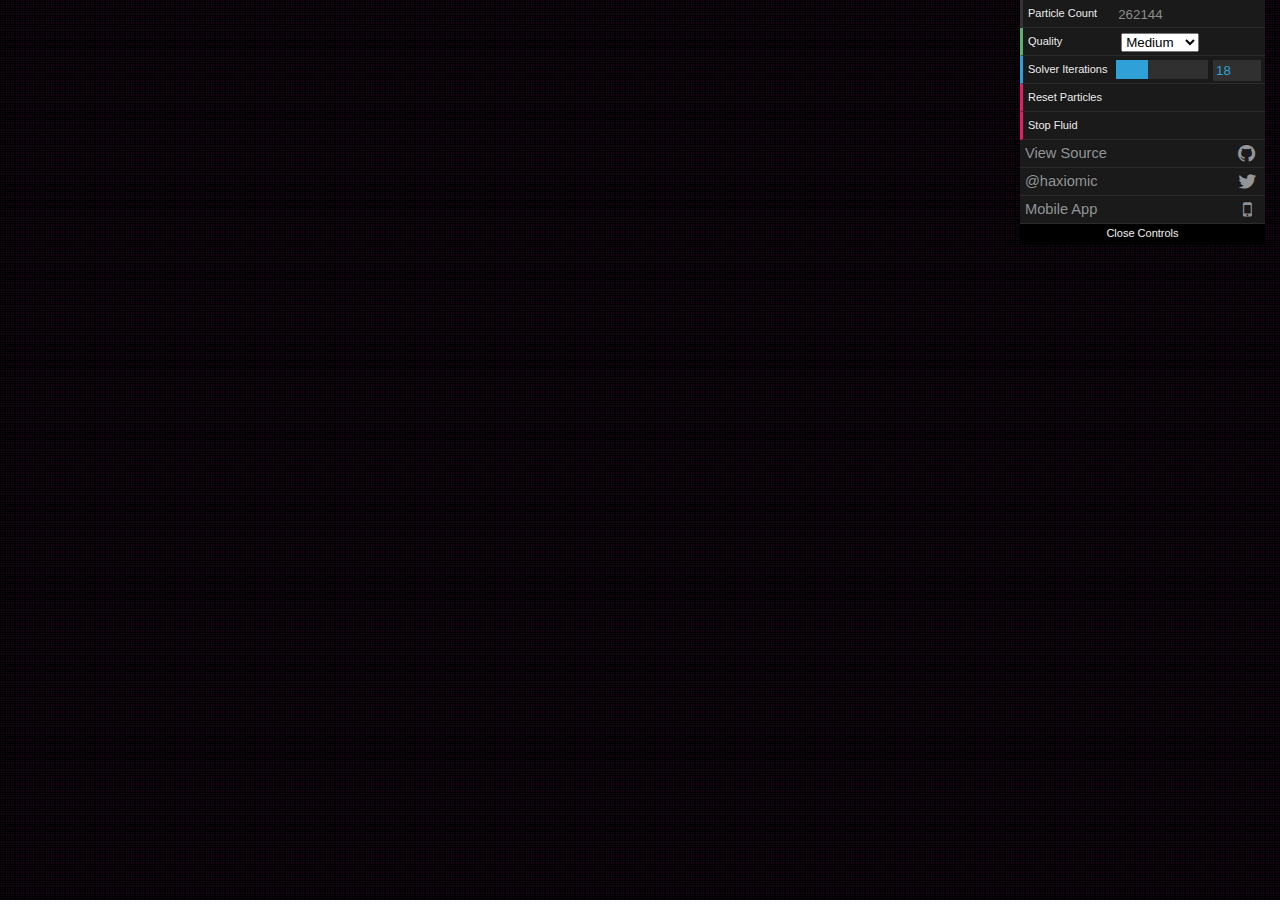
<file: talk/iframe-demos/webgl-fluid/index.html>
<!DOCTYPE html>
<html lang="en">
<head>
	
	<meta charset="utf-8">
	<meta http-equiv="X-UA-Compatible" content="IE=edge,chrome=1">
	
	<title>WebGL Fluid Experiment</title>
	
	<meta id="viewport" name="viewport" content="width=device-width, initial-scale=1.0, maximum-scale=1.0, user-scalable=no" />
	<meta name="apple-mobile-web-app-capable" content="yes">

	
	<script type="text/javascript" src="./GLFluid.js"></script>
	
	<script>
		window.addEventListener ("touchmove", function (event) { event.preventDefault (); }, false);
		if (typeof window.devicePixelRatio != 'undefined' && window.devicePixelRatio > 2) {
			var meta = document.getElementById ("viewport");
			meta.setAttribute ('content', 'width=device-width, initial-scale=' + (2 / window.devicePixelRatio) + ', user-scalable=no');
		}
	</script>
	
	<style>
		html,body { margin: 0; padding: 0; height: 100%; overflow: hidden; }
		#content { 
			background: #000000;
			width: 100%;
			height: 100%;
			-webkit-touch-callout: none;
			-webkit-user-select: none;
			-khtml-user-select: none;
			-moz-user-select: none;
			-ms-user-select: none;
			user-select: none;
			cursor: pointer;
		}
		
	</style>

	<!-- Icon Font -->
	<link rel="stylesheet" type="text/css" href="iconfont.css">
	<!-- Open Graph Meta -->
	<meta property="og:title" content="WebGL Fluid Experiment" />
	<meta property="og:type" content="website" />
	<meta property="og:url" content="http://haxiomic.github.io/GPU-Fluid-Experiments/html5/" />
	<meta property="og:image" content="http://haxiomic.github.io/GPU-Fluid-Experiments/html5/glfluid.jpg" />
	<!-- / -->
	<!-- Additional dat.GUI styling -->
	<style>
	/* green left border for selects */
	.dg .cr.object{
		border-left: 3px solid #5CB36D;
	}

	/* disabled row style */
	.dg .cr.disabled{
		border-left-color: #353535 !important;
	}
	.dg .cr input[disabled]{
		background: none !important;
		color: #8C8C8C !important;
	}

	/* new row type: link */
	.dg .cr.link, .dg .cr.link .property-name, .dg .cr.link *{
		cursor: pointer;
	}

	.dg .cr.link:hover{
		background: #111;
	}

	.dg .cr.footer, .dg .cr.footer .property-name, .dg .cr.footer *{
		font-size: 110%;
	}

	/* new row type: footer */
	.dg .cr.footer{
		color: #939699;
		transition: color 0.2s;
	}
	.dg .cr.footer:hover{
		color: #2FA1D6;
		transition: color 0.2s;
	}

	/* row icon */
	.dg .cr [class^="icon-"], [class*=" icon-"]{
		font-size: 150%;
		float: right;
		text-align: center;
		width: 27px;
	}
	</style>
	<script type="text/javascript" src="./dat.gui.min.js"></script>
	<script>
	  //Google Analytics
	  (function(i,s,o,g,r,a,m){i['GoogleAnalyticsObject']=r;i[r]=i[r]||function(){
	  (i[r].q=i[r].q||[]).push(arguments)},i[r].l=1*new Date();a=s.createElement(o),
	  m=s.getElementsByTagName(o)[0];a.async=1;a.src=g;m.parentNode.insertBefore(a,m)
	  })(window,document,'script','//www.google-analytics.com/analytics.js','ga');

	  ga('create', 'UA-54755897-1', 'auto');
	  ga('send', 'pageview');
	</script>
</head>
<body>
	
	
	<div id="content"></div>

	<!-- keyboard steal fix -->
	<script type="text/javascript">
		window.addEventListener("keydown", function(e){
			window.parent.Reveal.triggerKey(e.which || e.keyCode);
		}, false);
	</script>

	<script type="text/javascript">
		lime.embed ("content", 0, 0, "FFFFFF");
	</script>
</body>
</html>
</file>
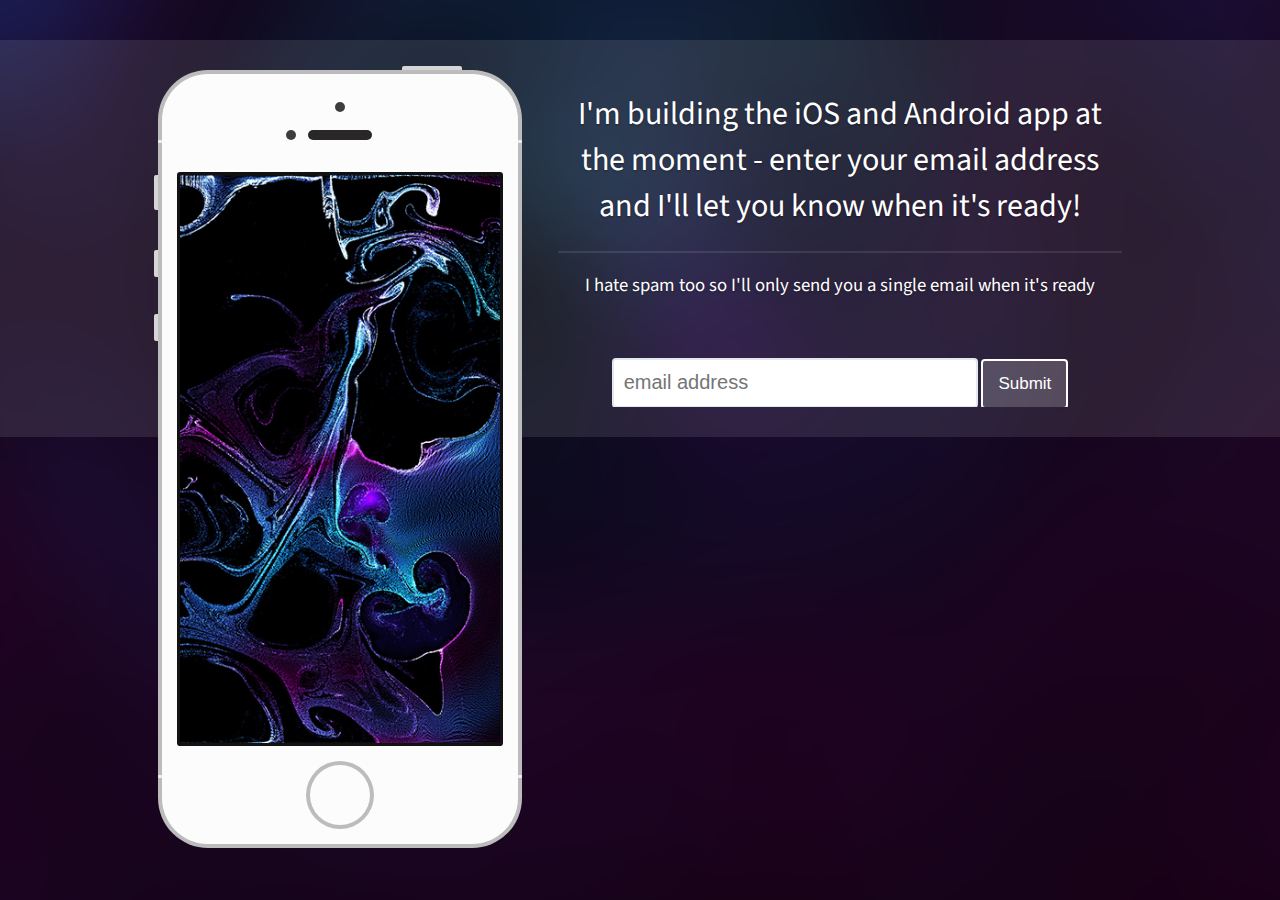
<file: talk/iframe-demos/webgl-fluid/mobile-app/index.html>
<!DOCTYPE html>
<html>
<head>
    <meta charset="utf-8">
    <meta http-equiv="X-UA-Compatible" content="IE=edge">

	<title>Fluid Dynamics App</title>

    <link href='//fonts.googleapis.com/css?family=Source+Sans+Pro:200,300,400,600,700,300italic,400italic|Source+Serif+Pro:400,600,700' rel='stylesheet' type='text/css'>

    <link rel="stylesheet" type="text/css" href="devices.min.css">
	<style type="text/css">
	* {
	  box-sizing: border-box;
	}

	body {
	  padding: 0;
	  margin: 0;
	  font-family: 'Source Sans Pro', sans-serif;
	  color: #416884;
	  color: white;
	  background-color: #170722;
	  background: url('blurred-background.png') no-repeat center center fixed;
			/*background-position: center center;*/
	  background-size: cover;
	}

	h1, h2, h3, h4, h5, h6{
	  font-weight: normal;
	}

	.header {
	  text-align: center;
	  text-shadow: 0px 1px 2px rgba(0, 0, 0, 0.35);
	}

	.content {
	  max-width: 1024px;
	  margin: auto;
	}

	.main {
	  margin: 40px auto;
	  padding: 30px 30px;
	}

	.main .left {
	  width: 400px;
	  float: left;
	}

	.main .right {
	  overflow: hidden;
	  min-width: 300px;
	}

	.background-overlay {
	  background-color: rgba(255,255,255,0.1);
			/*background-color: rgba(0,0,0,0.5);*/;
	}

	.email-form {
	  margin-top: 40px;
			/*background: white;*/
	  padding: 20px;
	  text-align: center;
	  border-radius: 4px;
	}

	.email-form input {
	  display: inline-block;
	  height: 50px;
	  width: 70%;
	  border: none;
	  outline: none;
	  padding: 10px;
	  font-size: 20px;
	  border-radius: 4px;
	  border: 2px solid #E1E9EF;
	  margin-bottom: 10px;
	}

	.email-form input.alert{
	  border: 2px solid rgb(240, 149, 170);
	  box-shadow: 0px 0px 5px red;
      transition: border 0.3s, box-shadow 0.3s;
      -webkit-transition: border 0.3s, box-shadow 0.3s;
	}	

	.email-form button {
	  display: inline-block;
	  height: 50px;
	  padding: 10px 15px;
	  cursor: pointer;
	  color: #fff;
	  text-decoration: none;
			/*font-weight: bold;*/
	  font-size: 17px;
	  border-radius: 4px;
	  text-align: center;
			/*background-color: #569ED2;*/
			/*border: 2px solid #65B0E7;*/
	  border: 2px solid white;
	  background: rgba(255, 255, 255, 0.2);
	}

	hr {
	  border: 1px solid rgba(255, 255, 255, 0.1);
	  border-width: 1px;
	}

	.marvel-device {
	  box-sizing: content-box !important;
	}

	.marvel-device .screen {
	  background-color: #170722;
	  background-image: url('fluid-preview.jpg');
	  background-position: center center;
	  background-size: cover;
	}

	.pages-container{
		position: relative;
		min-height: 400px;
	}

	#signup, #signup-complete{
		position: absolute;
		top:0;
		width: 100%;
		left: 0;
	}
	</style>

	<script>
	  //Google Analytics
	  (function(i,s,o,g,r,a,m){i['GoogleAnalyticsObject']=r;i[r]=i[r]||function(){
	  (i[r].q=i[r].q||[]).push(arguments)},i[r].l=1*new Date();a=s.createElement(o),
	  m=s.getElementsByTagName(o)[0];a.async=1;a.src=g;m.parentNode.insertBefore(a,m)
	  })(window,document,'script','//www.google-analytics.com/analytics.js','ga');

	  ga('create', 'UA-54755897-1', 'auto');
	  ga('send', 'pageview');
	</script>
</head>
<body style="background-color: #170722;">
	<div class="background-overlay">
		<div class="content main">
			<div class="left">
				<!-- device graphic thanks to https://github.com/marvelapp/devices.css -->
				<div class="marvel-device iphone5s silver">
				    <div class="top-bar"></div>
				    <div class="sleep"></div>
				    <div class="volume"></div>
				    <div class="camera"></div>
				    <div class="sensor"></div>
				    <div class="speaker"></div>
				    <div class="screen">
				        <!-- Content goes here -->
				    </div>
				    <div class="home"></div>
				    <div class="bottom-bar"></div>
				</div>
			</div>
			<div class="right">
				<div class="pages-container">
					<div id="signup">
						<div class="header">
							<h1 id="im-building">I'm building the iOS and Android app at the moment - enter your email address and I'll let you know when it's ready!</h1>
							<hr>
							<h3>I hate spam too so I'll only send you a single email when it's ready</h3>
						</div>
						<div class="email-form">	
							<form accept-charset="UTF-8" action="https://formkeep.com/f/83d0032d93ff" method="POST">
								<input type="text" name="email" size="40" placeholder="email address">
								<button type="submit">Submit</button>
								<input type="hidden" name="utf8" value="✓">
							</form>
						</div>
					</div>
					<div id="signup-complete" style="display:none">
						<div class="header">
							<h1 id="great-ill">Great! I'll be in touch</h1>
						</div>
					</div>
				</div>
			</div>
		</div>
	</div>

    <script src="//ajax.googleapis.com/ajax/libs/jquery/1.11.1/jquery.min.js"></script>
    <!-- email form -->
	<script type="text/javascript">
		var submitted = false;
		$('form').on('submit', function(e){
		   e.preventDefault();//don't redirect
		   if(submitted)return;
		   var $this = $(this);
           var $emailField = $this.find('input[name=email]');
           var $submitButton = $this.find('button[type=submit]');

		   if(!$emailField.val().trim()){
		       $emailField.toggleClass('alert', true);
		       return;
		   }

		   var data = {
		       'email': $emailField.val()
		   };

		   $.ajax({
		       url: $this.attr('action'),
		       type: 'POST',
		       data: data,
		       beforeSend: function(){
		           $submitButton.attr('disabled', 'disabled');  
		       }
		   }).done(function(data) {
		       $submitButton.attr('disabled', false);
		   });

		   $('#signup').fadeOut();
		   $('#signup-complete').fadeIn(function(){
			   PageContainer.updateHeight(true);
		   });

		   submitted = true;
		});
	</script>
    <!-- track pages-container content height -->
    <script type="text/javascript">
		var PageContainer = (function(){
	    	$pagesContainer = $('.pages-container');

	    	function updateHeight(animate){
	    		var totalHeight = 0;
	    		var children = $pagesContainer.children();
	    		for (var i = 0; i < children.length; i++) {
	    			var c = $(children[i]);
	    			if(!c.is(":visible")) continue;
	    			totalHeight += c.position().top+c.outerHeight(true);
	    		};

	    		if(animate)
	    			$pagesContainer.stop(true, false).animate({'min-height':totalHeight}, 300);
	    		else
					$pagesContainer.css('min-height', totalHeight);
		    }

		    updateHeight(false);
		    $( window ).resize(function(){updateHeight(false);});
		    return {
		    	updateHeight: updateHeight
		    }
	    })();
    </script>
</body>
</html>
</file>
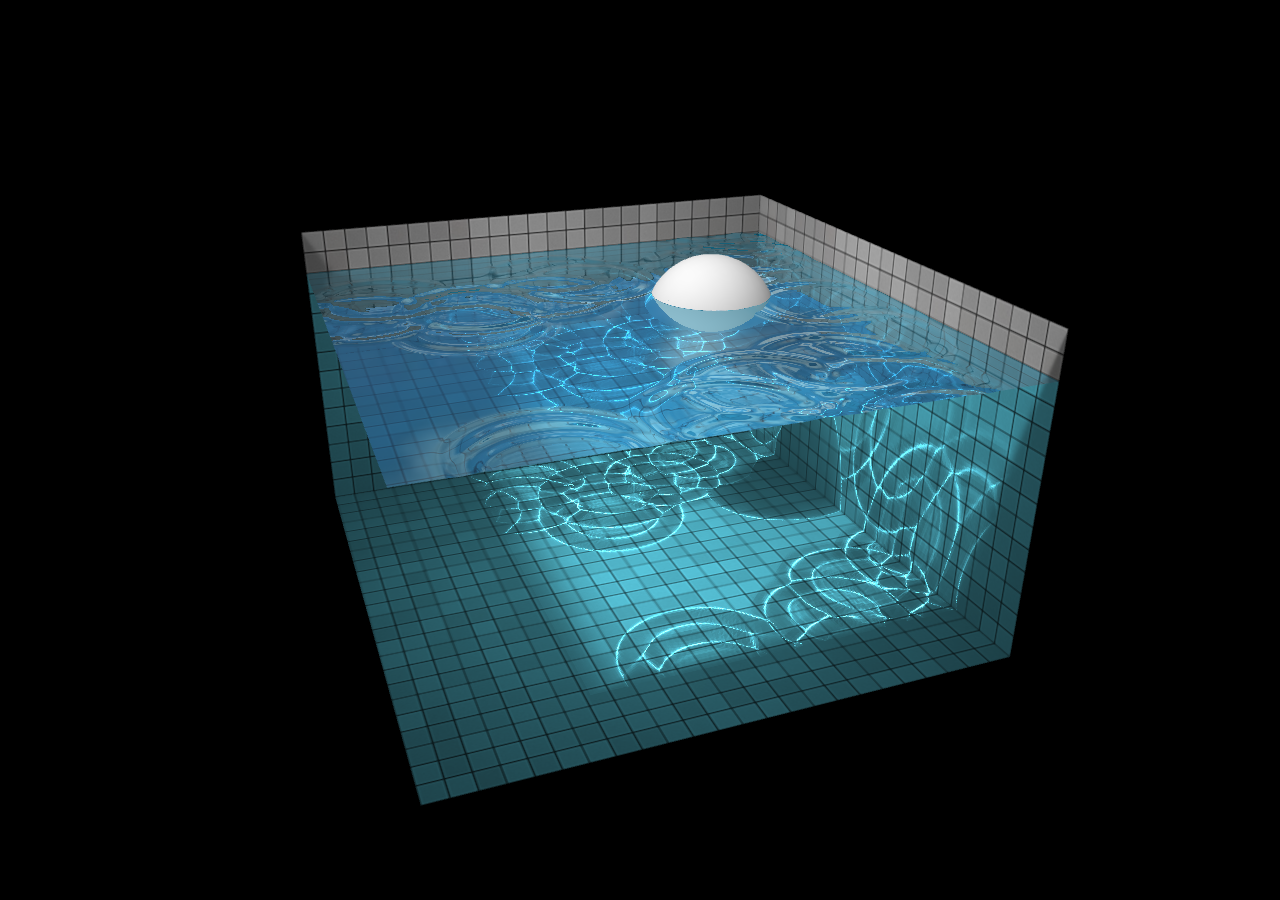
<file: talk/iframe-demos/WebGL Water.html>
<!DOCTYPE html>
<!-- saved from url=(0034)http://madebyevan.com/webgl-water/ -->
<html><head><meta http-equiv="Content-Type" content="text/html; charset=windows-1252">
  <title>WebGL Water</title>
  <meta name="viewport" content="initial-scale=1.0, user-scalable=no">
  <script src="./WebGL Water_files/OES_texture_float_linear-polyfill.js"></script><style type="text/css"></style>
  <script src="./WebGL Water_files/lightgl.js"></script>
  <script src="./WebGL Water_files/cubemap.js"></script>
  <script src="./WebGL Water_files/renderer.js"></script>
  <script src="./WebGL Water_files/water.js"></script>
  <script src="./WebGL Water_files/main.js"></script>
  <style type="text/css">
    body { font: 13px/140% Arial, sans-serif; background: black; color: white; overflow: hidden; }
    a { color: inherit; cursor: pointer; }
    img { display: none; }
    ul { padding: 0 0 0 20px; }
    h1 { font: bold italic 30px/30px Georgia; text-align: center; }
    h2 { font: bold italic 17px/17px Georgia; padding-top: 10px; }
    small { display: block; font-size: 11px; line-height: 15px; }
    canvas { position: absolute; top: 0; left: 0; }
    #help { position: absolute; top: 0; right: 0; bottom: 0; width: 280px; padding-right: 20px; overflow: auto; }
    #loading { position: absolute; left: 0; top: 50%; right: 300px; text-align: center; margin-top: -8px; }
    @media (max-width: 600px) {
      small { font-size: 8px; line-height: 10px; }
      #help { width: 100px; font-size: 10px; line-height: 12px; }
    }
  </style>
</head><body>
  <div id="loading"></div>
  <div id="help">
  </div>
  <img id="tiles" src="./WebGL Water_files/tiles.jpg">
  <img id="xneg" src="./WebGL Water_files/xneg.jpg">
  <img id="xpos" src="./WebGL Water_files/xpos.jpg">
  <img id="ypos" src="./WebGL Water_files/ypos.jpg">
  <img id="zneg" src="./WebGL Water_files/zneg.jpg">
  <img id="zpos" src="./WebGL Water_files/zpos.jpg">


<!-- keyboard steal fix -->
  <script type="text/javascript">
    window.addEventListener("keydown", function(e){
      window.parent.Reveal.triggerKey(e.which || e.keyCode);
    }, false);
  </script>

  </body></html>
</file>
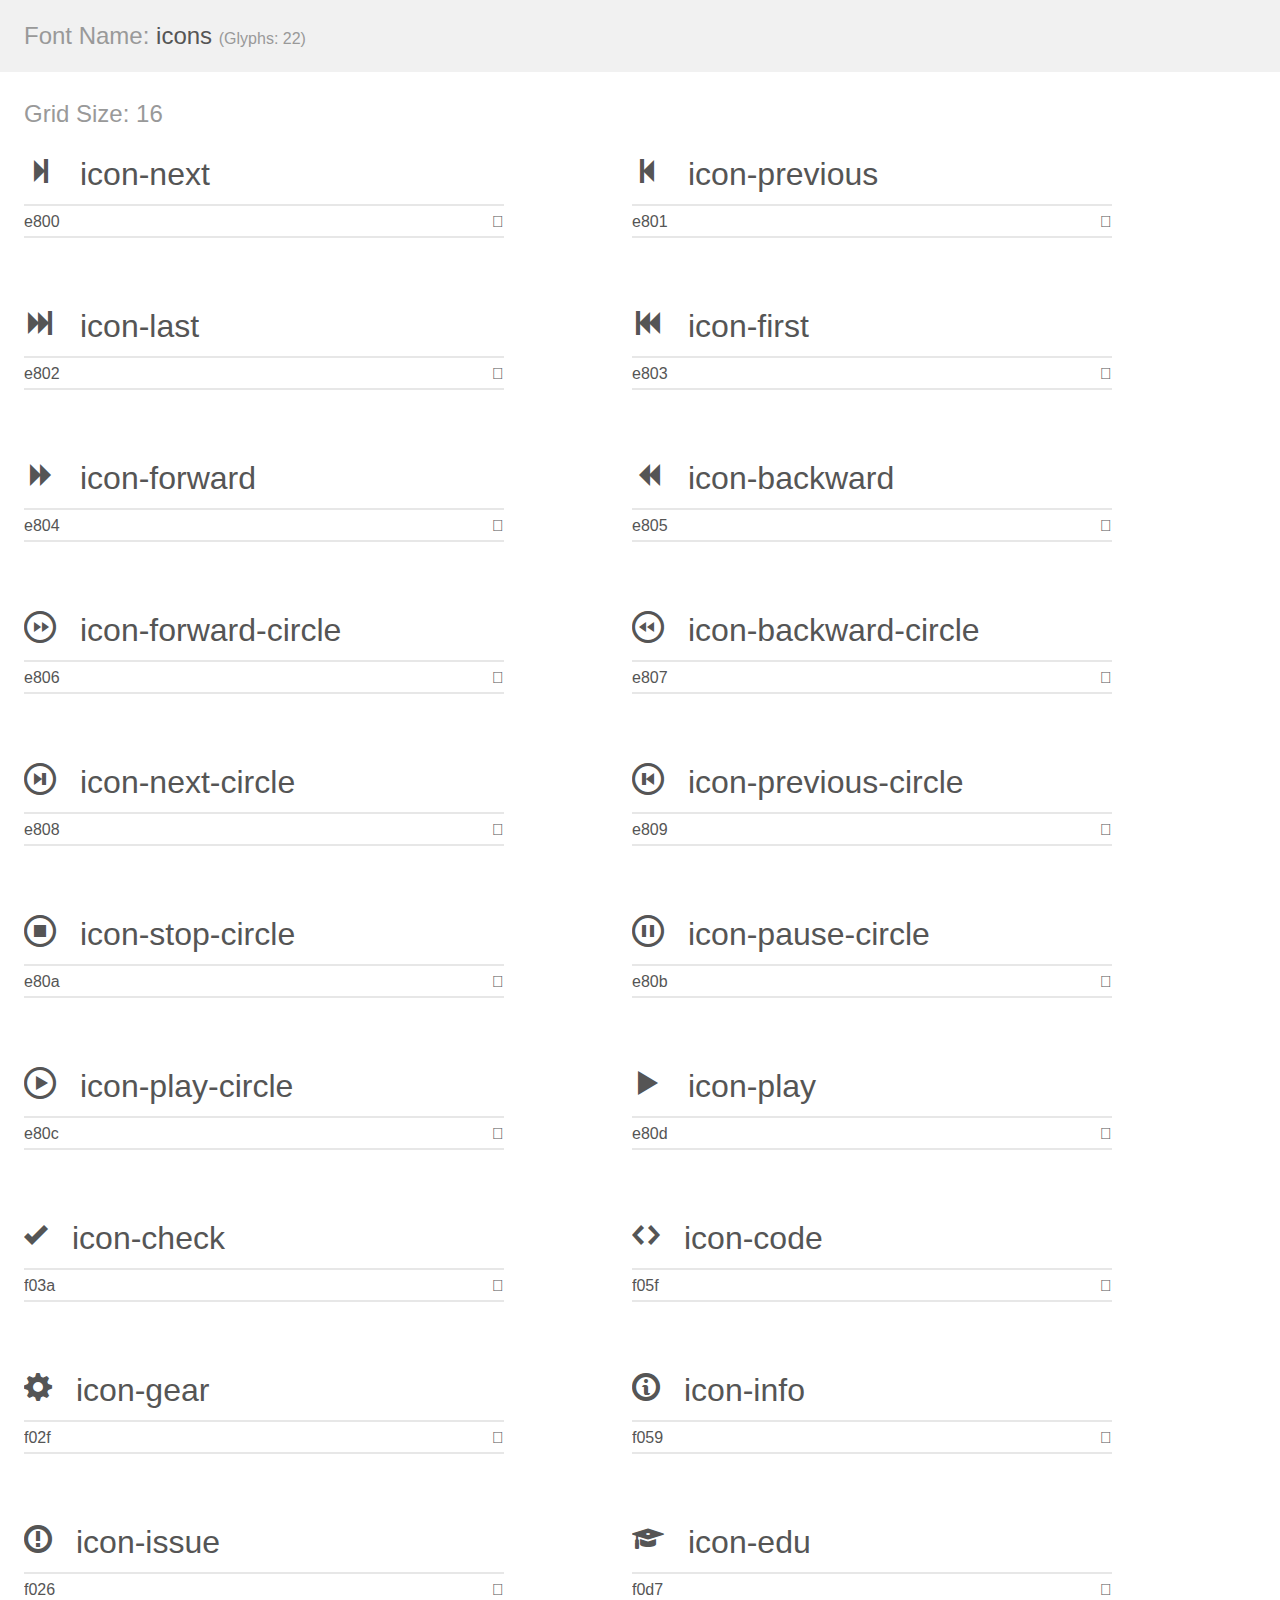
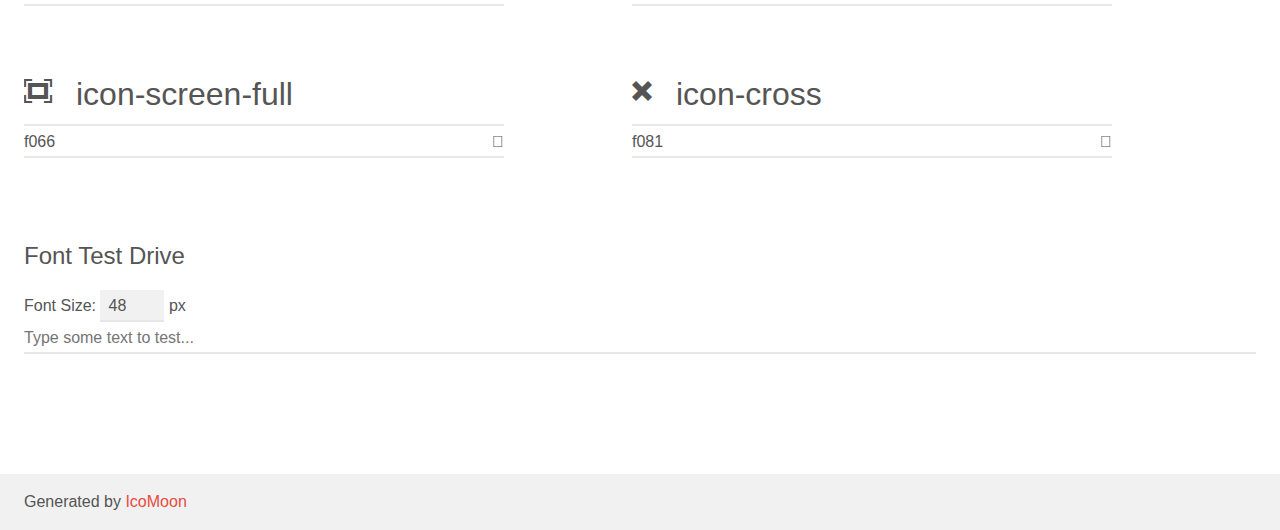
<file: editor/fonts/icons/demo.html>
<!doctype html>
<html>
<head>
	<meta charset="utf-8">
	<title>IcoMoon Demo</title>
	<meta name="description" content="An Icon Font Generated By IcoMoon.io">
	<meta name="viewport" content="width=device-width, initial-scale=1">
	<link rel="stylesheet" href="demo-files/demo.css">
	<link rel="stylesheet" href="style.css"></head>
<body>
	<div class="bgc1 clearfix">
		<h1 class="mhmm mvm"><span class="fgc1">Font Name:</span> icons <small class="fgc1">(Glyphs:&nbsp;22)</small></h1>
	</div>
	<div class="clearfix mhl ptl">
		<h1 class="mvm mtn fgc1">Grid Size: 16</h1>
		<div class="glyph fs1">
			<div class="clearfix bshadow0 pbs">
				<span class="icon-next">
				
				</span>
				<span class="mls"> icon-next</span>
			</div>
			<fieldset class="fs0 size1of1 clearfix hidden-false">
				<input type="text" readonly value="e800" class="unit size1of2" />
				<input type="text" maxlength="1" readonly value="&#xe800;" class="unitRight size1of2 talign-right" />
			</fieldset>
			<div class="fs0 bshadow0 clearfix hidden-true">
				<span class="unit pvs fgc1">liga: </span>
				<input type="text" readonly value="" class="liga unitRight" />
			</div>
		</div>
		<div class="glyph fs1">
			<div class="clearfix bshadow0 pbs">
				<span class="icon-previous">
				
				</span>
				<span class="mls"> icon-previous</span>
			</div>
			<fieldset class="fs0 size1of1 clearfix hidden-false">
				<input type="text" readonly value="e801" class="unit size1of2" />
				<input type="text" maxlength="1" readonly value="&#xe801;" class="unitRight size1of2 talign-right" />
			</fieldset>
			<div class="fs0 bshadow0 clearfix hidden-true">
				<span class="unit pvs fgc1">liga: </span>
				<input type="text" readonly value="" class="liga unitRight" />
			</div>
		</div>
		<div class="glyph fs1">
			<div class="clearfix bshadow0 pbs">
				<span class="icon-last">
				
				</span>
				<span class="mls"> icon-last</span>
			</div>
			<fieldset class="fs0 size1of1 clearfix hidden-false">
				<input type="text" readonly value="e802" class="unit size1of2" />
				<input type="text" maxlength="1" readonly value="&#xe802;" class="unitRight size1of2 talign-right" />
			</fieldset>
			<div class="fs0 bshadow0 clearfix hidden-true">
				<span class="unit pvs fgc1">liga: </span>
				<input type="text" readonly value="" class="liga unitRight" />
			</div>
		</div>
		<div class="glyph fs1">
			<div class="clearfix bshadow0 pbs">
				<span class="icon-first">
				
				</span>
				<span class="mls"> icon-first</span>
			</div>
			<fieldset class="fs0 size1of1 clearfix hidden-false">
				<input type="text" readonly value="e803" class="unit size1of2" />
				<input type="text" maxlength="1" readonly value="&#xe803;" class="unitRight size1of2 talign-right" />
			</fieldset>
			<div class="fs0 bshadow0 clearfix hidden-true">
				<span class="unit pvs fgc1">liga: </span>
				<input type="text" readonly value="" class="liga unitRight" />
			</div>
		</div>
		<div class="glyph fs1">
			<div class="clearfix bshadow0 pbs">
				<span class="icon-forward">
				
				</span>
				<span class="mls"> icon-forward</span>
			</div>
			<fieldset class="fs0 size1of1 clearfix hidden-false">
				<input type="text" readonly value="e804" class="unit size1of2" />
				<input type="text" maxlength="1" readonly value="&#xe804;" class="unitRight size1of2 talign-right" />
			</fieldset>
			<div class="fs0 bshadow0 clearfix hidden-true">
				<span class="unit pvs fgc1">liga: </span>
				<input type="text" readonly value="" class="liga unitRight" />
			</div>
		</div>
		<div class="glyph fs1">
			<div class="clearfix bshadow0 pbs">
				<span class="icon-backward">
				
				</span>
				<span class="mls"> icon-backward</span>
			</div>
			<fieldset class="fs0 size1of1 clearfix hidden-false">
				<input type="text" readonly value="e805" class="unit size1of2" />
				<input type="text" maxlength="1" readonly value="&#xe805;" class="unitRight size1of2 talign-right" />
			</fieldset>
			<div class="fs0 bshadow0 clearfix hidden-true">
				<span class="unit pvs fgc1">liga: </span>
				<input type="text" readonly value="" class="liga unitRight" />
			</div>
		</div>
		<div class="glyph fs1">
			<div class="clearfix bshadow0 pbs">
				<span class="icon-forward-circle">
				
				</span>
				<span class="mls"> icon-forward-circle</span>
			</div>
			<fieldset class="fs0 size1of1 clearfix hidden-false">
				<input type="text" readonly value="e806" class="unit size1of2" />
				<input type="text" maxlength="1" readonly value="&#xe806;" class="unitRight size1of2 talign-right" />
			</fieldset>
			<div class="fs0 bshadow0 clearfix hidden-true">
				<span class="unit pvs fgc1">liga: </span>
				<input type="text" readonly value="" class="liga unitRight" />
			</div>
		</div>
		<div class="glyph fs1">
			<div class="clearfix bshadow0 pbs">
				<span class="icon-backward-circle">
				
				</span>
				<span class="mls"> icon-backward-circle</span>
			</div>
			<fieldset class="fs0 size1of1 clearfix hidden-false">
				<input type="text" readonly value="e807" class="unit size1of2" />
				<input type="text" maxlength="1" readonly value="&#xe807;" class="unitRight size1of2 talign-right" />
			</fieldset>
			<div class="fs0 bshadow0 clearfix hidden-true">
				<span class="unit pvs fgc1">liga: </span>
				<input type="text" readonly value="" class="liga unitRight" />
			</div>
		</div>
		<div class="glyph fs1">
			<div class="clearfix bshadow0 pbs">
				<span class="icon-next-circle">
				
				</span>
				<span class="mls"> icon-next-circle</span>
			</div>
			<fieldset class="fs0 size1of1 clearfix hidden-false">
				<input type="text" readonly value="e808" class="unit size1of2" />
				<input type="text" maxlength="1" readonly value="&#xe808;" class="unitRight size1of2 talign-right" />
			</fieldset>
			<div class="fs0 bshadow0 clearfix hidden-true">
				<span class="unit pvs fgc1">liga: </span>
				<input type="text" readonly value="" class="liga unitRight" />
			</div>
		</div>
		<div class="glyph fs1">
			<div class="clearfix bshadow0 pbs">
				<span class="icon-previous-circle">
				
				</span>
				<span class="mls"> icon-previous-circle</span>
			</div>
			<fieldset class="fs0 size1of1 clearfix hidden-false">
				<input type="text" readonly value="e809" class="unit size1of2" />
				<input type="text" maxlength="1" readonly value="&#xe809;" class="unitRight size1of2 talign-right" />
			</fieldset>
			<div class="fs0 bshadow0 clearfix hidden-true">
				<span class="unit pvs fgc1">liga: </span>
				<input type="text" readonly value="" class="liga unitRight" />
			</div>
		</div>
		<div class="glyph fs1">
			<div class="clearfix bshadow0 pbs">
				<span class="icon-stop-circle">
				
				</span>
				<span class="mls"> icon-stop-circle</span>
			</div>
			<fieldset class="fs0 size1of1 clearfix hidden-false">
				<input type="text" readonly value="e80a" class="unit size1of2" />
				<input type="text" maxlength="1" readonly value="&#xe80a;" class="unitRight size1of2 talign-right" />
			</fieldset>
			<div class="fs0 bshadow0 clearfix hidden-true">
				<span class="unit pvs fgc1">liga: </span>
				<input type="text" readonly value="" class="liga unitRight" />
			</div>
		</div>
		<div class="glyph fs1">
			<div class="clearfix bshadow0 pbs">
				<span class="icon-pause-circle">
				
				</span>
				<span class="mls"> icon-pause-circle</span>
			</div>
			<fieldset class="fs0 size1of1 clearfix hidden-false">
				<input type="text" readonly value="e80b" class="unit size1of2" />
				<input type="text" maxlength="1" readonly value="&#xe80b;" class="unitRight size1of2 talign-right" />
			</fieldset>
			<div class="fs0 bshadow0 clearfix hidden-true">
				<span class="unit pvs fgc1">liga: </span>
				<input type="text" readonly value="" class="liga unitRight" />
			</div>
		</div>
		<div class="glyph fs1">
			<div class="clearfix bshadow0 pbs">
				<span class="icon-play-circle">
				
				</span>
				<span class="mls"> icon-play-circle</span>
			</div>
			<fieldset class="fs0 size1of1 clearfix hidden-false">
				<input type="text" readonly value="e80c" class="unit size1of2" />
				<input type="text" maxlength="1" readonly value="&#xe80c;" class="unitRight size1of2 talign-right" />
			</fieldset>
			<div class="fs0 bshadow0 clearfix hidden-true">
				<span class="unit pvs fgc1">liga: </span>
				<input type="text" readonly value="" class="liga unitRight" />
			</div>
		</div>
		<div class="glyph fs1">
			<div class="clearfix bshadow0 pbs">
				<span class="icon-play">
				
				</span>
				<span class="mls"> icon-play</span>
			</div>
			<fieldset class="fs0 size1of1 clearfix hidden-false">
				<input type="text" readonly value="e80d" class="unit size1of2" />
				<input type="text" maxlength="1" readonly value="&#xe80d;" class="unitRight size1of2 talign-right" />
			</fieldset>
			<div class="fs0 bshadow0 clearfix hidden-true">
				<span class="unit pvs fgc1">liga: </span>
				<input type="text" readonly value="" class="liga unitRight" />
			</div>
		</div>
		<div class="glyph fs1">
			<div class="clearfix bshadow0 pbs">
				<span class="icon-check">
				
				</span>
				<span class="mls"> icon-check</span>
			</div>
			<fieldset class="fs0 size1of1 clearfix hidden-false">
				<input type="text" readonly value="f03a" class="unit size1of2" />
				<input type="text" maxlength="1" readonly value="&#xf03a;" class="unitRight size1of2 talign-right" />
			</fieldset>
			<div class="fs0 bshadow0 clearfix hidden-true">
				<span class="unit pvs fgc1">liga: </span>
				<input type="text" readonly value="" class="liga unitRight" />
			</div>
		</div>
		<div class="glyph fs1">
			<div class="clearfix bshadow0 pbs">
				<span class="icon-code">
				
				</span>
				<span class="mls"> icon-code</span>
			</div>
			<fieldset class="fs0 size1of1 clearfix hidden-false">
				<input type="text" readonly value="f05f" class="unit size1of2" />
				<input type="text" maxlength="1" readonly value="&#xf05f;" class="unitRight size1of2 talign-right" />
			</fieldset>
			<div class="fs0 bshadow0 clearfix hidden-true">
				<span class="unit pvs fgc1">liga: </span>
				<input type="text" readonly value="" class="liga unitRight" />
			</div>
		</div>
		<div class="glyph fs1">
			<div class="clearfix bshadow0 pbs">
				<span class="icon-gear">
				
				</span>
				<span class="mls"> icon-gear</span>
			</div>
			<fieldset class="fs0 size1of1 clearfix hidden-false">
				<input type="text" readonly value="f02f" class="unit size1of2" />
				<input type="text" maxlength="1" readonly value="&#xf02f;" class="unitRight size1of2 talign-right" />
			</fieldset>
			<div class="fs0 bshadow0 clearfix hidden-true">
				<span class="unit pvs fgc1">liga: </span>
				<input type="text" readonly value="" class="liga unitRight" />
			</div>
		</div>
		<div class="glyph fs1">
			<div class="clearfix bshadow0 pbs">
				<span class="icon-info">
				
				</span>
				<span class="mls"> icon-info</span>
			</div>
			<fieldset class="fs0 size1of1 clearfix hidden-false">
				<input type="text" readonly value="f059" class="unit size1of2" />
				<input type="text" maxlength="1" readonly value="&#xf059;" class="unitRight size1of2 talign-right" />
			</fieldset>
			<div class="fs0 bshadow0 clearfix hidden-true">
				<span class="unit pvs fgc1">liga: </span>
				<input type="text" readonly value="" class="liga unitRight" />
			</div>
		</div>
		<div class="glyph fs1">
			<div class="clearfix bshadow0 pbs">
				<span class="icon-issue">
				
				</span>
				<span class="mls"> icon-issue</span>
			</div>
			<fieldset class="fs0 size1of1 clearfix hidden-false">
				<input type="text" readonly value="f026" class="unit size1of2" />
				<input type="text" maxlength="1" readonly value="&#xf026;" class="unitRight size1of2 talign-right" />
			</fieldset>
			<div class="fs0 bshadow0 clearfix hidden-true">
				<span class="unit pvs fgc1">liga: </span>
				<input type="text" readonly value="" class="liga unitRight" />
			</div>
		</div>
		<div class="glyph fs1">
			<div class="clearfix bshadow0 pbs">
				<span class="icon-edu">
				
				</span>
				<span class="mls"> icon-edu</span>
			</div>
			<fieldset class="fs0 size1of1 clearfix hidden-false">
				<input type="text" readonly value="f0d7" class="unit size1of2" />
				<input type="text" maxlength="1" readonly value="&#xf0d7;" class="unitRight size1of2 talign-right" />
			</fieldset>
			<div class="fs0 bshadow0 clearfix hidden-true">
				<span class="unit pvs fgc1">liga: </span>
				<input type="text" readonly value="" class="liga unitRight" />
			</div>
		</div>
		<div class="glyph fs1">
			<div class="clearfix bshadow0 pbs">
				<span class="icon-screen-full">
				
				</span>
				<span class="mls"> icon-screen-full</span>
			</div>
			<fieldset class="fs0 size1of1 clearfix hidden-false">
				<input type="text" readonly value="f066" class="unit size1of2" />
				<input type="text" maxlength="1" readonly value="&#xf066;" class="unitRight size1of2 talign-right" />
			</fieldset>
			<div class="fs0 bshadow0 clearfix hidden-true">
				<span class="unit pvs fgc1">liga: </span>
				<input type="text" readonly value="" class="liga unitRight" />
			</div>
		</div>
		<div class="glyph fs1">
			<div class="clearfix bshadow0 pbs">
				<span class="icon-cross">
				
				</span>
				<span class="mls"> icon-cross</span>
			</div>
			<fieldset class="fs0 size1of1 clearfix hidden-false">
				<input type="text" readonly value="f081" class="unit size1of2" />
				<input type="text" maxlength="1" readonly value="&#xf081;" class="unitRight size1of2 talign-right" />
			</fieldset>
			<div class="fs0 bshadow0 clearfix hidden-true">
				<span class="unit pvs fgc1">liga: </span>
				<input type="text" readonly value="" class="liga unitRight" />
			</div>
		</div>
	</div>

	<!--[if gt IE 8]><!-->
	<div class="mhl clearfix mbl">
		<h1>Font Test Drive</h1>
		<label>
			Font Size: <input id="fontSize" type="number" class="textbox0 mbm"
			min="8" value="48" />
			px
		</label>
		<input id="testText" type="text" class="phl size1of1 mvl"
		placeholder="Type some text to test..." value=""/>
		</label>
		<div id="testDrive" class="icon-">&nbsp;
		</div>
	</div>
	<!--<![endif]-->
	<div class="bgc1 clearfix">
		<p class="mhl">Generated by <a href="https://icomoon.io/app">IcoMoon</a></p>
	</div>

	<script src="demo-files/demo.js"></script>
</body>
</html>
</file>
<file: editor/fonts/icons/style.css>
@font-face {
	font-family: 'icons';
	src:url('fonts/icons.eot?lax5yy');
	src:url('fonts/icons.eot?lax5yy#iefix') format('embedded-opentype'),
		url('fonts/icons.ttf?lax5yy') format('truetype'),
		url('fonts/icons.woff?lax5yy') format('woff'),
		url('fonts/icons.svg?lax5yy#icons') format('svg');
	font-weight: normal;
	font-style: normal;
}

[class^="icon-"], [class*=" icon-"] {
	font-family: 'icons';
	speak: none;
	font-style: normal;
	font-weight: normal;
	font-variant: normal;
	text-transform: none;
	line-height: 1;

	/* Better Font Rendering =========== */
	-webkit-font-smoothing: antialiased;
	-moz-osx-font-smoothing: grayscale;
}

.icon-next:before {
	content: "\e800";
}
.icon-previous:before {
	content: "\e801";
}
.icon-last:before {
	content: "\e802";
}
.icon-first:before {
	content: "\e803";
}
.icon-forward:before {
	content: "\e804";
}
.icon-backward:before {
	content: "\e805";
}
.icon-forward-circle:before {
	content: "\e806";
}
.icon-backward-circle:before {
	content: "\e807";
}
.icon-next-circle:before {
	content: "\e808";
}
.icon-previous-circle:before {
	content: "\e809";
}
.icon-stop-circle:before {
	content: "\e80a";
}
.icon-pause-circle:before {
	content: "\e80b";
}
.icon-play-circle:before {
	content: "\e80c";
}
.icon-play:before {
	content: "\e80d";
}
.icon-check:before {
	content: "\f03a";
}
.icon-code:before {
	content: "\f05f";
}
.icon-gear:before {
	content: "\f02f";
}
.icon-info:before {
	content: "\f059";
}
.icon-issue:before {
	content: "\f026";
}
.icon-edu:before {
	content: "\f0d7";
}
.icon-screen-full:before {
	content: "\f066";
}
.icon-cross:before {
	content: "\f081";
}
</file>
<file: editor/css/app.css>
* {
  box-sizing: border-box; }

body {
  margin: 0;
  padding: 0;
  font-family: "Helvetica Neue", Helvetica, Arial, sans-serif;
  background-color: #25282c;
  overflow: hidden;
  position: absolute;
  width: 100%;
  height: 100%;
  color: #333; }
  body.fullscreen #preview {
    width: 100%; }

hr {
  border: 0;
  border-top: 1px solid black; }

#top-bar {
  display: -webkit-box;
  /* OLD - iOS 6-, Safari 3.1-6, BB7 */
  display: -ms-flexbox;
  /* TWEENER - IE 10 */
  display: -webkit-flex;
  /* NEW - Safari 6.1+. iOS 7.1+, BB10 */
  display: flex;
  /* NEW, Spec - Firefox, Chrome, Opera */
  -webkit-align-items: center;
  /* Safari 6.1+ */
  align-items: center;
  -webkit-justify-content: space-between;
  /* Safari 6.1+ */
  justify-content: space-between;
  position: absolute;
  background-color: #25282c;
  top: 0;
  left: 0;
  width: 50%;
  height: 55px;
  padding: 0px 20px;
  margin: 0px;
  z-index: 1002;
  overflow: hidden;
  color: white;
  font-size: 16px;
  border-top: 1px solid #404855;
  border-bottom: 2px solid #1E232B;
  box-shadow: 0px 0px 10px rgba(0, 0, 0, 0.72); }
  #top-bar .right-menu {
    text-align: right;
    white-space: nowrap; }
  #top-bar header {
    font-size: 1.1em;
    font-weight: normal; }
  #top-bar button {
    margin: 0;
    margin-left: 6px;
    padding: 5px 12px;
    display: inline;
    border: none;
    border-radius: 5px;
    background-color: #373B41;
    color: inherit;
    font-size: 10.8px;
    font-weight: normal;
    line-height: 18px;
    cursor: pointer;
    border-top: 1px solid #404855;
    border-bottom: 2px solid #1E232B;
    -webkit-transition: border-top-color 0.1s ease-out, background-color 0.1s ease-out;
    transition: border-top-color 0.1s ease-out, background-color 0.1s ease-out; }
    #top-bar button:hover, #top-bar button.active {
      border-top-color: #4C525D;
      background-color: #404855; }
    #top-bar button span {
      float: left; }
    #top-bar button [class^="icon-"], #top-bar button [class*=" icon-"] {
      font-size: 18px; }
      #top-bar button [class^="icon-"]:not(:last-child), #top-bar button [class*=" icon-"]:not(:last-child) {
        margin-right: 5.4px; }

#editor {
  position: absolute;
  top: 55px;
  left: 0;
  width: 50%;
  bottom: 0;
  margin: 0;
  z-index: 1001;
  border: 4px solid #373B41;
  box-shadow: 0px 0px 10px rgba(0, 0, 0, 0.72);
  -webkit-transition: bottom 0.15s cubic-bezier(0.455, 0.03, 0.515, 0.955), border-color 0.15s cubic-bezier(0.455, 0.03, 0.515, 0.955);
  transition: bottom 0.15s cubic-bezier(0.455, 0.03, 0.515, 0.955), border-color 0.15s cubic-bezier(0.455, 0.03, 0.515, 0.955); }
  #editor.success {
    border-color: #374760; }
  #editor.failure {
    border-color: #49373A; }

#messages {
  position: fixed;
  bottom: -80px;
  left: 0;
  width: 50%;
  height: 80px;
  padding: 20px;
  overflow: hidden;
  z-index: 1000;
  background-color: #25282c;
  color: #C5C8C6;
  border-top: 0px solid #373B41;
  -webkit-transition: bottom 0.15s cubic-bezier(0.455, 0.03, 0.515, 0.955), background-color 0.15s cubic-bezier(0.455, 0.03, 0.515, 0.955), color 0.15s cubic-bezier(0.455, 0.03, 0.515, 0.955), border-color 0.15s cubic-bezier(0.455, 0.03, 0.515, 0.955);
  transition: bottom 0.15s cubic-bezier(0.455, 0.03, 0.515, 0.955), background-color 0.15s cubic-bezier(0.455, 0.03, 0.515, 0.955), color 0.15s cubic-bezier(0.455, 0.03, 0.515, 0.955), border-color 0.15s cubic-bezier(0.455, 0.03, 0.515, 0.955); }
  #messages.success {
    background-color: #27343E;
    color: #C3CEDE;
    border-color: #374760; }
  #messages.failure {
    background-color: #312424;
    color: #E4C9C9;
    border-color: #49373A; }
  #messages ul {
    margin: 0;
    padding-left: 0;
    list-style: none; }
  #messages li:not(:last-child) {
    margin-bottom: 5px; }

#preview {
  position: absolute;
  top: 0;
  right: 0;
  width: 50%;
  height: 100%;
  margin: 0;
  background-color: black; }

#overlay {
  display: none;
  position: absolute;
  top: 0;
  right: 0;
  width: 50%;
  height: 100%;
  margin: 0;
  z-index: 10000;
  background-color: white;
  box-shadow: 0px 0px 30px rgba(0, 0, 0, 0.5); }
  #overlay .close {
    position: absolute;
    right: 0;
    top: 0;
    width: 40px;
    height: 40px;
    line-height: 36px;
    text-align: center;
    margin: 20px;
    z-index: 10001;
    cursor: pointer;
    background-color: white;
    color: #CCC;
    border: 2px solid #CCC;
    border-radius: 5px;
    font-size: 20px;
    -webkit-transition: color 0.1s ease-out, border-color 0.1s ease-out;
    transition: color 0.1s ease-out, border-color 0.1s ease-out; }
    #overlay .close * {
      display: block;
      line-height: 36px; }
    #overlay .close:hover {
      color: #333;
      border-color: #333;
      background-color: #FAFAFA; }
  #overlay .scroller {
    width: 100%;
    height: 100%;
    margin: 0;
    padding: 0;
    overflow: scroll;
    -webkit-overflow-scrolling: touch; }

.page {
  margin: 40px;
  /* spacing */ }
  .page hr {
    margin: 40px 0;
    border: none;
    border-top: 1px solid #EEE; }
  .page h1, .page h2 {
    text-align: center; }
  .page h3, .page h4 {
    margin-top: 40px; }
  .page ul {
    margin-left: 20px; }
    .page ul li {
      margin-bottom: 5px; }
  .page header {
    text-align: center; }
    .page header hr {
      border: 1px dashed; }
  .page pre {
    margin-left: 20px; }
  .page table {
    width: 100%;
    border-radius: 5px;
    border-collapse: collapse;
    overflow: hidden; }
    .page table tr:not(:last-child) th {
      border-bottom: 1px solid #DDD; }
    .page table tr:not(:last-child) td {
      border-bottom: 1px solid #EFEFEF; }
    .page table th {
      width: 25%;
      text-align: left;
      padding: 10px 30px;
      background-color: #EFEFEF;
      color: #333; }
      .page table th .info {
        display: block;
        font-weight: normal;
        font-style: italic;
        font-size: 0.9em; }
      .page table th.mono {
        font-family: "Courier New", Courier, "Lucida Sans Typewriter", "Lucida Typewriter", monospace; }
    .page table td {
      padding: 10px 20px;
      background-color: #FAFAFA;
      color: #333; }
      .page table td:nth-child(2) {
        padding-left: 30px; }
      .page table td:last-child {
        padding-right: 30px; }
    .page table.mono-title th {
      font-family: "Courier New", Courier, "Lucida Sans Typewriter", "Lucida Typewriter", monospace; }
    .page table.dark tr:not(:last-child) th {
      border-bottom: 1px solid #444; }
    .page table.dark tr:not(:last-child) td {
      border-bottom: 1px solid #DDD; }
    .page table.dark th {
      background-color: #333;
      color: #CCC; }
    .page table.dark td {
      background-color: #EFEFEF;
      color: #444; }
  .page .more-link {
    display: block;
    float: right; }

.mono {
  font-family: "Courier New", Courier, "Lucida Sans Typewriter", "Lucida Typewriter", monospace; }

.ace_error-line {
  background-color: rgba(255, 0, 20, 0.08);
  position: absolute;
  z-index: 4; }

pre.ace-static {
  display: block; }

code.ace-static {
  display: inline-block; }
  code.ace-static > [class^="ace-"] {
    background-color: transparent; }

/*# sourceMappingURL=app.css.map */
</file>
<file: talk/css/theme/white.css>
@import url(../../lib/font/source-sans-pro/source-sans-pro.css);
/**
 * White theme for reveal.js. This is the opposite of the 'black' theme.
 *
 * Copyright (C) 2015 Hakim El Hattab, http://hakim.se
 */
section.has-dark-background, section.has-dark-background h1, section.has-dark-background h2, section.has-dark-background h3, section.has-dark-background h4, section.has-dark-background h5, section.has-dark-background h6 {
  color: #fff; }

/*********************************************
 * GLOBAL STYLES
 *********************************************/
body {
  background: #fff;
  background-color: #fff; }

.reveal {
  font-family: 'Source Sans Pro', Helvetica, sans-serif;
  font-size: 38px;
  font-weight: normal;
  color: #222; }

::selection {
  color: #fff;
  background: #98bdef;
  text-shadow: none; }

.reveal .slides > section, .reveal .slides > section > section {
  line-height: 1.3;
  font-weight: inherit; }

/*********************************************
 * HEADERS
 *********************************************/
.reveal h1, .reveal h2, .reveal h3, .reveal h4, .reveal h5, .reveal h6 {
  margin: 0 0 20px 0;
  color: #222;
  font-family: 'Source Sans Pro', Helvetica, sans-serif;
  font-weight: 600;
  line-height: 1.2;
  letter-spacing: normal;
  text-transform: uppercase;
  text-shadow: none;
  word-wrap: break-word; }

.reveal h1 {
  font-size: 2.5em; }

.reveal h2 {
  font-size: 1.6em; }

.reveal h3 {
  font-size: 1.3em; }

.reveal h4 {
  font-size: 1em; }

.reveal h1 {
  text-shadow: none; }

/*********************************************
 * OTHER
 *********************************************/
.reveal p {
  margin: 20px 0;
  line-height: 1.3; }

/* Ensure certain elements are never larger than the slide itself */
.reveal img, .reveal video, .reveal iframe {
  max-width: 95%;
  max-height: 95%; }

.reveal strong, .reveal b {
  font-weight: bold; }

.reveal em {
  font-style: italic; }

.reveal ol, .reveal dl, .reveal ul {
  display: inline-block;
  text-align: left;
  margin: 0 0 0 1em; }

.reveal ol {
  list-style-type: decimal; }

.reveal ul {
  list-style-type: disc; }

.reveal ul ul {
  list-style-type: square; }

.reveal ul ul ul {
  list-style-type: circle; }

.reveal ul ul, .reveal ul ol, .reveal ol ol, .reveal ol ul {
  display: block;
  margin-left: 40px; }

.reveal dt {
  font-weight: bold; }

.reveal dd {
  margin-left: 40px; }

.reveal q, .reveal blockquote {
  quotes: none; }

.reveal blockquote {
  display: block;
  position: relative;
  width: 70%;
  margin: 20px auto;
  padding: 5px;
  font-style: italic;
  background: rgba(255, 255, 255, 0.05);
  box-shadow: 0px 0px 2px rgba(0, 0, 0, 0.2); }

.reveal blockquote p:first-child, .reveal blockquote p:last-child {
  display: inline-block; }

.reveal q {
  font-style: italic; }

.reveal pre {
  display: block;
  position: relative;
  width: 90%;
  margin: 20px auto;
  text-align: left;
  font-size: 0.55em;
  font-family: monospace;
  line-height: 1.2em;
  word-wrap: break-word;
  box-shadow: 0px 0px 6px rgba(0, 0, 0, 0.3); }

.reveal code {
  font-family: monospace; }

.reveal pre code {
  display: block;
  padding: 5px;
  overflow: auto;
  max-height: 400px;
  word-wrap: normal;
  /*background: #3F3F3F;*/
  /*color: #DCDCDC;*/
}

.reveal table {
  margin: auto;
  border-collapse: collapse;
  border-spacing: 0; }

.reveal table th {
  font-weight: bold; }

.reveal table th, .reveal table td {
  text-align: left;
  padding: 0.2em 0.5em 0.2em 0.5em;
  border-bottom: 1px solid; }

.reveal table th[align="center"], .reveal table td[align="center"] {
  text-align: center; }

.reveal table th[align="right"], .reveal table td[align="right"] {
  text-align: right; }

.reveal table tr:last-child td {
  border-bottom: none; }

.reveal sup {
  vertical-align: super; }

.reveal sub {
  vertical-align: sub; }

.reveal small {
  display: inline-block;
  font-size: 0.6em;
  line-height: 1.2em;
  vertical-align: top; }

.reveal small * {
  vertical-align: top; }

/*********************************************
 * LINKS
 *********************************************/
.reveal a {
  color: #2a76dd;
  text-decoration: none;
  -webkit-transition: color 0.15s ease;
  -moz-transition: color 0.15s ease;
  transition: color 0.15s ease; }

.reveal a:hover {
  color: #6ca2e8;
  text-shadow: none;
  border: none; }

.reveal .roll span:after {
  color: #fff;
  background: #1a54a1; }

/*********************************************
 * IMAGES
 *********************************************/
.reveal section img {
  margin: 15px 0px;
  background: rgba(255, 255, 255, 0.12);
  border: 4px solid #222;
  box-shadow: 0 0 10px rgba(0, 0, 0, 0.15); }

.reveal a img {
  -webkit-transition: all 0.15s linear;
  -moz-transition: all 0.15s linear;
  transition: all 0.15s linear; }

.reveal a:hover img {
  background: rgba(255, 255, 255, 0.2);
  border-color: #2a76dd;
  box-shadow: 0 0 20px rgba(0, 0, 0, 0.55); }

/*********************************************
 * NAVIGATION CONTROLS
 *********************************************/
.reveal .controls div.navigate-left, .reveal .controls div.navigate-left.enabled {
  border-right-color: #2a76dd; }

.reveal .controls div.navigate-right, .reveal .controls div.navigate-right.enabled {
  border-left-color: #2a76dd; }

.reveal .controls div.navigate-up, .reveal .controls div.navigate-up.enabled {
  border-bottom-color: #2a76dd; }

.reveal .controls div.navigate-down, .reveal .controls div.navigate-down.enabled {
  border-top-color: #2a76dd; }

.reveal .controls div.navigate-left.enabled:hover {
  border-right-color: #6ca2e8; }

.reveal .controls div.navigate-right.enabled:hover {
  border-left-color: #6ca2e8; }

.reveal .controls div.navigate-up.enabled:hover {
  border-bottom-color: #6ca2e8; }

.reveal .controls div.navigate-down.enabled:hover {
  border-top-color: #6ca2e8; }

/*********************************************
 * PROGRESS BAR
 *********************************************/
.reveal .progress {
  background: rgba(0, 0, 0, 0.2); }

.reveal .progress span {
  background: #2a76dd;
  -webkit-transition: width 800ms cubic-bezier(0.26, 0.86, 0.44, 0.985);
  -moz-transition: width 800ms cubic-bezier(0.26, 0.86, 0.44, 0.985);
  transition: width 800ms cubic-bezier(0.26, 0.86, 0.44, 0.985); }

/*********************************************
 * SLIDE NUMBER
 *********************************************/
.reveal .slide-number {
  color: #2a76dd; }
</file>
<file: talk/lib/css/highlight/railscasts.css>
/*

Railscasts-like style (c) Visoft, Inc. (Damien White)

*/

.hljs {
  display: block;
  overflow-x: auto;
  padding: 0.5em;
  background: #232323;
  color: #e6e1dc;
  -webkit-text-size-adjust: none;
}

.hljs-comment,
.hljs-shebang {
  color: #bc9458;
  font-style: italic;
}

.hljs-keyword,
.ruby .hljs-function .hljs-keyword,
.hljs-request,
.hljs-status,
.nginx .hljs-title,
.method,
.hljs-list .hljs-title {
  color: #c26230;
}

.hljs-string,
.hljs-number,
.hljs-regexp,
.hljs-tag .hljs-value,
.hljs-cdata,
.hljs-filter .hljs-argument,
.hljs-attr_selector,
.apache .hljs-cbracket,
.hljs-date,
.tex .hljs-command,
.asciidoc .hljs-link_label,
.markdown .hljs-link_label {
  color: #a5c261;
}

.hljs-subst {
  color: #519f50;
}

.hljs-tag,
.hljs-tag .hljs-keyword,
.hljs-tag .hljs-title,
.hljs-doctype,
.hljs-sub .hljs-identifier,
.hljs-pi,
.input_number {
  color: #e8bf6a;
}

.hljs-identifier {
  color: #d0d0ff;
}

.hljs-class .hljs-title,
.hljs-type,
.smalltalk .hljs-class,
.hljs-doctag {
  text-decoration: none;
}

.hljs-constant,
.hljs-name {
  color: #da4939;
}


.hljs-symbol,
.hljs-built_in,
.ruby .hljs-symbol .hljs-string,
.ruby .hljs-symbol .hljs-identifier,
.asciidoc .hljs-link_url,
.markdown .hljs-link_url,
.hljs-attribute {
  color: #6d9cbe;
}

.asciidoc .hljs-link_url,
.markdown .hljs-link_url {
  text-decoration: underline;
}



.hljs-params,
.hljs-variable,
.clojure .hljs-attribute {
  color: #d0d0ff;
}

.css .hljs-tag,
.hljs-rule .hljs-property,
.hljs-pseudo,
.tex .hljs-special {
  color: #cda869;
}

.css .hljs-class {
  color: #9b703f;
}

.hljs-rule .hljs-keyword {
  color: #c5af75;
}

.hljs-rule .hljs-value {
  color: #cf6a4c;
}

.css .hljs-id {
  color: #8b98ab;
}

.hljs-annotation,
.apache .hljs-sqbracket,
.nginx .hljs-built_in {
  color: #9b859d;
}

.hljs-preprocessor,
.hljs-preprocessor *,
.hljs-pragma {
  color: #8996a8 !important;
}

.hljs-hexcolor,
.css .hljs-value .hljs-number {
  color: #a5c261;
}

.hljs-title,
.hljs-decorator,
.css .hljs-function {
  color: #ffc66d;
}

.diff .hljs-header,
.hljs-chunk {
  background-color: #2f33ab;
  color: #e6e1dc;
  display: inline-block;
  width: 100%;
}

.diff .hljs-change {
  background-color: #4a410d;
  color: #f8f8f8;
  display: inline-block;
  width: 100%;
}

.hljs-addition {
  background-color: #144212;
  color: #e6e1dc;
  display: inline-block;
  width: 100%;
}

.hljs-deletion {
  background-color: #600;
  color: #e6e1dc;
  display: inline-block;
  width: 100%;
}

.coffeescript .javascript,
.javascript .xml,
.tex .hljs-formula,
.xml .javascript,
.xml .vbscript,
.xml .css,
.xml .hljs-cdata {
  opacity: 0.7;
}
</file>
<file: talk/iframe-demos/webgl-fluid/iconfont.css>
@font-face {
	font-family: 'iconfont';
	src:url('fonts/iconfont.eot?-p1ziq1');
	src:url('fonts/iconfont.eot?#iefix-p1ziq1') format('embedded-opentype'),
		url('fonts/iconfont.woff?-p1ziq1') format('woff'),
		url('fonts/iconfont.ttf?-p1ziq1') format('truetype'),
		url('fonts/iconfont.svg?-p1ziq1#iconfont') format('svg');
	font-weight: normal;
	font-style: normal;
}

[class^="icon-"], [class*=" icon-"] {
	font-family: 'iconfont';
	speak: none;
	font-style: normal;
	font-weight: normal;
	font-variant: normal;
	text-transform: none;
	line-height: 1;

	/* Better Font Rendering =========== */
	-webkit-font-smoothing: antialiased;
	-moz-osx-font-smoothing: grayscale;
}

.icon-twitter:before {
	content: "\e601";
}
.icon-github:before {
	content: "\e602";
}
.icon-mobile-phone:before {
	content: "\e600";
}
</file>
<file: editor/fonts/icons/demo-files/demo.css>
body {
	padding: 0;
	margin: 0;
	font-family: sans-serif;
	font-size: 1em;
	line-height: 1.5;
	color: #555;
	background: #fff;
}
h1 {
	font-size: 1.5em;
	font-weight: normal;
}
small {
	font-size: .66666667em;
}
a {
	color: #e74c3c;
	text-decoration: none;
}
a:hover, a:focus {
	box-shadow: 0 1px #e74c3c;
}
.bshadow0, input {
	box-shadow: inset 0 -2px #e7e7e7;
}
input:hover {
	box-shadow: inset 0 -2px #ccc;
}
input, fieldset {
	font-size: 1em;
	margin: 0;
	padding: 0;
	border: 0;
}
input {
	color: inherit;
	line-height: 1.5;
	height: 1.5em;
	padding: .25em 0;
}
input:focus {
	outline: none;
	box-shadow: inset 0 -2px #449fdb;
}
.glyph {
	font-size: 16px;
	width: 15em;
	padding-bottom: 1em;
	margin-right: 4em;
	margin-bottom: 1em;
	float: left;
	overflow: hidden;
}
.liga {
	width: 80%;
	width: calc(100% - 2.5em);
}
.talign-right {
	text-align: right;
}
.talign-center {
	text-align: center;
}
.bgc1 {
	background: #f1f1f1;
}
.fgc1 {
	color: #999;
}
.fgc0 {
	color: #000;
}
p {
	margin-top: 1em;
	margin-bottom: 1em;
}
.mvm {
	margin-top: .75em;
	margin-bottom: .75em;
}
.mtn {
	margin-top: 0;
}
.mtl, .mal {
	margin-top: 1.5em;
}
.mbl, .mal {
	margin-bottom: 1.5em;
}
.mal, .mhl {
	margin-left: 1.5em;
	margin-right: 1.5em;
}
.mhmm {
	margin-left: 1em;
	margin-right: 1em;
}
.mls {
	margin-left: .25em;
}
.ptl {
	padding-top: 1.5em;
}
.pbs, .pvs {
	padding-bottom: .25em;
}
.pvs, .pts {
	padding-top: .25em;
}
.unit {
	float: left;
}
.unitRight {
	float: right;
}
.size1of2 {
	width: 50%;
}
.size1of1 {
	width: 100%;
}
.clearfix:before, .clearfix:after {
	content: " ";
	display: table;
}
.clearfix:after {
	clear: both;
}
.hidden-true {
	display: none;
}
.textbox0 {
	width: 3em;
	background: #f1f1f1;
	padding: .25em .5em;
	line-height: 1.5;
	height: 1.5em;
}
#testDrive {
	display: block;
	padding-top: 24px;
	line-height: 1.5;
}
.fs0 {
	font-size: 16px;
}
.fs1 {
	font-size: 32px;
}
</file>
<file: talk/iframe-demos/webgl-fluid/mobile-app/devices.min.css>
.marvel-device{display:inline-block;position:relative}.marvel-device .screen{width:100%;position:relative;height:100%;color:white;z-index:2;text-align:center;display:block;-webkit-border-radius:1px;border-radius:1px;-webkit-box-shadow:0 0 0 3px #111;box-shadow:0 0 0 3px #111}.marvel-device .top-bar,.marvel-device .bottom-bar{height:3px;background:black;width:100%;display:block}.marvel-device .middle-bar{width:3px;height:4px;top:0px;left:90px;background:black;position:absolute}.marvel-device.iphone6{width:375px;height:667px;padding:105px 24px;background:#d9dbdc;-webkit-border-radius:56px;border-radius:56px;-webkit-box-shadow:inset 0 0 3px 0 rgba(0,0,0,0.2);box-shadow:inset 0 0 3px 0 rgba(0,0,0,0.2)}.marvel-device.iphone6:before{width:calc(100% - 12px);height:calc(100% - 12px);position:absolute;top:6px;content:'';left:6px;-webkit-border-radius:50px;border-radius:50px;background:#f8f8f8;z-index:1}.marvel-device.iphone6:after{width:calc(100% - 16px);height:calc(100% - 16px);position:absolute;top:8px;content:'';left:8px;-webkit-border-radius:48px;border-radius:48px;-webkit-box-shadow:inset 0 0 3px 0 rgba(0,0,0,0.1),inset 0 0 6px 3px #fff;box-shadow:inset 0 0 3px 0 rgba(0,0,0,0.1),inset 0 0 6px 3px #fff;z-index:2}.marvel-device.iphone6 .home{-webkit-border-radius:100%;border-radius:100%;width:68px;height:68px;position:absolute;left:50%;margin-left:-34px;bottom:22px;z-index:3;background:#303233;background:-moz-linear-gradient(-45deg, #303233 0%, #b5b7b9 50%, #f0f2f2 69%, #303233 100%);background:-webkit-gradient(linear, left top, right bottom, color-stop(0%, #303233), color-stop(50%, #b5b7b9), color-stop(69%, #f0f2f2), color-stop(100%, #303233));background:-webkit-linear-gradient(-45deg, #303233 0%, #b5b7b9 50%, #f0f2f2 69%, #303233 100%);background:-o-linear-gradient(-45deg, #303233 0%, #b5b7b9 50%, #f0f2f2 69%, #303233 100%);background:-ms-linear-gradient(-45deg, #303233 0%, #b5b7b9 50%, #f0f2f2 69%, #303233 100%);background:linear-gradient(135deg, #303233 0%, #b5b7b9 50%, #f0f2f2 69%, #303233 100%);filter:progid:DXImageTransform.Microsoft.gradient(startColorstr='#303233', endColorstr='#303233',GradientType=1 )}.marvel-device.iphone6 .home:before{background:#f8f8f8;position:absolute;content:'';-webkit-border-radius:100%;border-radius:100%;width:calc(100% - 8px);height:calc(100% - 8px);top:4px;left:4px}.marvel-device.iphone6 .top-bar{height:14px;background:#bfbfc0;position:absolute;top:68px;left:0}.marvel-device.iphone6 .bottom-bar{height:14px;background:#bfbfc0;position:absolute;bottom:68px;left:0}.marvel-device.iphone6 .sleep{position:absolute;top:190px;right:-4px;width:4px;height:66px;-webkit-border-radius:0px 2px 2px 0px;border-radius:0px 2px 2px 0px;background:#d9dbdc}.marvel-device.iphone6 .volume{position:absolute;left:-4px;top:188px;z-index:0;height:66px;width:4px;-webkit-border-radius:2px 0px 0px 2px;border-radius:2px 0px 0px 2px;background:#d9dbdc}.marvel-device.iphone6 .volume:before{position:absolute;left:2px;top:-78px;height:40px;width:2px;-webkit-border-radius:2px 0px 0px 2px;border-radius:2px 0px 0px 2px;background:inherit;content:'';display:block}.marvel-device.iphone6 .volume:after{position:absolute;left:0px;top:82px;height:66px;width:4px;-webkit-border-radius:2px 0px 0px 2px;border-radius:2px 0px 0px 2px;background:inherit;content:'';display:block}.marvel-device.iphone6 .camera{background:#3c3d3d;width:12px;height:12px;position:absolute;top:24px;left:50%;margin-left:-6px;-webkit-border-radius:100%;border-radius:100%;z-index:3}.marvel-device.iphone6 .sensor{background:#3c3d3d;width:16px;height:16px;position:absolute;top:49px;left:134px;z-index:3;-webkit-border-radius:100%;border-radius:100%}.marvel-device.iphone6 .speaker{background:#292728;width:70px;height:6px;position:absolute;top:54px;left:50%;margin-left:-35px;-webkit-border-radius:6px;border-radius:6px;z-index:3}.marvel-device.iphone6.gold{background:#f9e7d3}.marvel-device.iphone6.gold .top-bar,.marvel-device.iphone6.gold .bottom-bar{background:white}.marvel-device.iphone6.gold .sleep,.marvel-device.iphone6.gold .volume{background:#f9e7d3}.marvel-device.iphone6.gold .home{background:#cebba9;background:-moz-linear-gradient(-45deg, #cebba9 0%, #f9e7d3 50%, #cebba9 100%);background:-webkit-gradient(linear, left top, right bottom, color-stop(0%, #cebba9), color-stop(50%, #f9e7d3), color-stop(100%, #cebba9));background:-webkit-linear-gradient(-45deg, #cebba9 0%, #f9e7d3 50%, #cebba9 100%);background:-o-linear-gradient(-45deg, #cebba9 0%, #f9e7d3 50%, #cebba9 100%);background:-ms-linear-gradient(-45deg, #cebba9 0%, #f9e7d3 50%, #cebba9 100%);background:linear-gradient(135deg, #cebba9 0%, #f9e7d3 50%, #cebba9 100%);filter:progid:DXImageTransform.Microsoft.gradient(startColorstr='#cebba9', endColorstr='#cebba9',GradientType=1 )}.marvel-device.iphone6.black{background:#464646;-webkit-box-shadow:inset 0 0 3px 0 rgba(0,0,0,0.7);box-shadow:inset 0 0 3px 0 rgba(0,0,0,0.7)}.marvel-device.iphone6.black:before{background:#080808}.marvel-device.iphone6.black:after{-webkit-box-shadow:inset 0 0 3px 0 rgba(0,0,0,0.1),inset 0 0 6px 3px #212121;box-shadow:inset 0 0 3px 0 rgba(0,0,0,0.1),inset 0 0 6px 3px #212121}.marvel-device.iphone6.black .top-bar,.marvel-device.iphone6.black .bottom-bar{background:#212121}.marvel-device.iphone6.black .volume,.marvel-device.iphone6.black .sleep{background:#464646}.marvel-device.iphone6.black .camera{background:#080808}.marvel-device.iphone6.black .home{background:#080808;background:-moz-linear-gradient(-45deg, #080808 0%, #464646 50%, #080808 100%);background:-webkit-gradient(linear, left top, right bottom, color-stop(0%, #080808), color-stop(50%, #464646), color-stop(100%, #080808));background:-webkit-linear-gradient(-45deg, #080808 0%, #464646 50%, #080808 100%);background:-o-linear-gradient(-45deg, #080808 0%, #464646 50%, #080808 100%);background:-ms-linear-gradient(-45deg, #080808 0%, #464646 50%, #080808 100%);background:linear-gradient(135deg, #080808 0%, #464646 50%, #080808 100%);filter:progid:DXImageTransform.Microsoft.gradient(startColorstr='#080808', endColorstr='#080808',GradientType=1 )}.marvel-device.iphone6.black .home:before{background:#080808}.marvel-device.iphone6.landscape{padding:24px 105px;height:375px;width:667px}.marvel-device.iphone6.landscape .sleep{top:100%;-webkit-border-radius:0px 0px 2px 2px;border-radius:0px 0px 2px 2px;right:190px;height:4px;width:66px}.marvel-device.iphone6.landscape .volume{width:66px;height:4px;top:-4px;left:calc(100% - 188px - 66px);-webkit-border-radius:2px 2px 0px 0px;border-radius:2px 2px 0px 0px}.marvel-device.iphone6.landscape .volume:before{width:40px;height:2px;top:2px;right:-78px;left:auto;-webkit-border-radius:2px 2px 0px 0px;border-radius:2px 2px 0px 0px}.marvel-device.iphone6.landscape .volume:after{left:-82px;width:66px;height:4px;top:0;-webkit-border-radius:2px 2px 0px 0px;border-radius:2px 2px 0px 0px}.marvel-device.iphone6.landscape .top-bar{width:14px;height:100%;left:calc(100% - 68px -  14px);top:0}.marvel-device.iphone6.landscape .bottom-bar{width:14px;height:100%;left:68px;top:0}.marvel-device.iphone6.landscape .home{top:50%;margin-top:-34px;margin-left:0;left:22px}.marvel-device.iphone6.landscape .sensor{top:134px;left:calc(100% - 49px - 16px)}.marvel-device.iphone6.landscape .speaker{height:70px;width:6px;left:calc(100% - 54px - 6px);top:50%;margin-left:0px;margin-top:-35px}.marvel-device.iphone6.landscape .camera{left:calc(100% - 32px);top:50%;margin-left:0px;margin-top:-5px}.marvel-device.iphone6plus{width:414px;height:736px;padding:112px 26px;background:#d9dbdc;-webkit-border-radius:56px;border-radius:56px;-webkit-box-shadow:inset 0 0 3px 0 rgba(0,0,0,0.2);box-shadow:inset 0 0 3px 0 rgba(0,0,0,0.2)}.marvel-device.iphone6plus:before{width:calc(100% - 12px);height:calc(100% - 12px);position:absolute;top:6px;content:'';left:6px;-webkit-border-radius:50px;border-radius:50px;background:#f8f8f8;z-index:1}.marvel-device.iphone6plus:after{width:calc(100% - 16px);height:calc(100% - 16px);position:absolute;top:8px;content:'';left:8px;-webkit-border-radius:48px;border-radius:48px;-webkit-box-shadow:inset 0 0 3px 0 rgba(0,0,0,0.1),inset 0 0 6px 3px #fff;box-shadow:inset 0 0 3px 0 rgba(0,0,0,0.1),inset 0 0 6px 3px #fff;z-index:2}.marvel-device.iphone6plus .home{-webkit-border-radius:100%;border-radius:100%;width:68px;height:68px;position:absolute;left:50%;margin-left:-34px;bottom:24px;z-index:3;background:#303233;background:-moz-linear-gradient(-45deg, #303233 0%, #b5b7b9 50%, #f0f2f2 69%, #303233 100%);background:-webkit-gradient(linear, left top, right bottom, color-stop(0%, #303233), color-stop(50%, #b5b7b9), color-stop(69%, #f0f2f2), color-stop(100%, #303233));background:-webkit-linear-gradient(-45deg, #303233 0%, #b5b7b9 50%, #f0f2f2 69%, #303233 100%);background:-o-linear-gradient(-45deg, #303233 0%, #b5b7b9 50%, #f0f2f2 69%, #303233 100%);background:-ms-linear-gradient(-45deg, #303233 0%, #b5b7b9 50%, #f0f2f2 69%, #303233 100%);background:linear-gradient(135deg, #303233 0%, #b5b7b9 50%, #f0f2f2 69%, #303233 100%);filter:progid:DXImageTransform.Microsoft.gradient(startColorstr='#303233', endColorstr='#303233',GradientType=1 )}.marvel-device.iphone6plus .home:before{background:#f8f8f8;position:absolute;content:'';-webkit-border-radius:100%;border-radius:100%;width:calc(100% - 8px);height:calc(100% - 8px);top:4px;left:4px}.marvel-device.iphone6plus .top-bar{height:14px;background:#bfbfc0;position:absolute;top:68px;left:0}.marvel-device.iphone6plus .bottom-bar{height:14px;background:#bfbfc0;position:absolute;bottom:68px;left:0}.marvel-device.iphone6plus .sleep{position:absolute;top:190px;right:-4px;width:4px;height:66px;-webkit-border-radius:0px 2px 2px 0px;border-radius:0px 2px 2px 0px;background:#d9dbdc}.marvel-device.iphone6plus .volume{position:absolute;left:-4px;top:188px;z-index:0;height:66px;width:4px;-webkit-border-radius:2px 0px 0px 2px;border-radius:2px 0px 0px 2px;background:#d9dbdc}.marvel-device.iphone6plus .volume:before{position:absolute;left:2px;top:-78px;height:40px;width:2px;-webkit-border-radius:2px 0px 0px 2px;border-radius:2px 0px 0px 2px;background:inherit;content:'';display:block}.marvel-device.iphone6plus .volume:after{position:absolute;left:0px;top:82px;height:66px;width:4px;-webkit-border-radius:2px 0px 0px 2px;border-radius:2px 0px 0px 2px;background:inherit;content:'';display:block}.marvel-device.iphone6plus .camera{background:#3c3d3d;width:12px;height:12px;position:absolute;top:29px;left:50%;margin-left:-6px;-webkit-border-radius:100%;border-radius:100%;z-index:3}.marvel-device.iphone6plus .sensor{background:#3c3d3d;width:16px;height:16px;position:absolute;top:54px;left:154px;z-index:3;-webkit-border-radius:100%;border-radius:100%}.marvel-device.iphone6plus .speaker{background:#292728;width:70px;height:6px;position:absolute;top:59px;left:50%;margin-left:-35px;-webkit-border-radius:6px;border-radius:6px;z-index:3}.marvel-device.iphone6plus.gold{background:#f9e7d3}.marvel-device.iphone6plus.gold .top-bar,.marvel-device.iphone6plus.gold .bottom-bar{background:white}.marvel-device.iphone6plus.gold .sleep,.marvel-device.iphone6plus.gold .volume{background:#f9e7d3}.marvel-device.iphone6plus.gold .home{background:#cebba9;background:-moz-linear-gradient(-45deg, #cebba9 0%, #f9e7d3 50%, #cebba9 100%);background:-webkit-gradient(linear, left top, right bottom, color-stop(0%, #cebba9), color-stop(50%, #f9e7d3), color-stop(100%, #cebba9));background:-webkit-linear-gradient(-45deg, #cebba9 0%, #f9e7d3 50%, #cebba9 100%);background:-o-linear-gradient(-45deg, #cebba9 0%, #f9e7d3 50%, #cebba9 100%);background:-ms-linear-gradient(-45deg, #cebba9 0%, #f9e7d3 50%, #cebba9 100%);background:linear-gradient(135deg, #cebba9 0%, #f9e7d3 50%, #cebba9 100%);filter:progid:DXImageTransform.Microsoft.gradient(startColorstr='#cebba9', endColorstr='#cebba9',GradientType=1 )}.marvel-device.iphone6plus.black{background:#464646;-webkit-box-shadow:inset 0 0 3px 0 rgba(0,0,0,0.7);box-shadow:inset 0 0 3px 0 rgba(0,0,0,0.7)}.marvel-device.iphone6plus.black:before{background:#080808}.marvel-device.iphone6plus.black:after{-webkit-box-shadow:inset 0 0 3px 0 rgba(0,0,0,0.1),inset 0 0 6px 3px #212121;box-shadow:inset 0 0 3px 0 rgba(0,0,0,0.1),inset 0 0 6px 3px #212121}.marvel-device.iphone6plus.black .top-bar,.marvel-device.iphone6plus.black .bottom-bar{background:#212121}.marvel-device.iphone6plus.black .volume,.marvel-device.iphone6plus.black .sleep{background:#464646}.marvel-device.iphone6plus.black .camera{background:#080808}.marvel-device.iphone6plus.black .home{background:#080808;background:-moz-linear-gradient(-45deg, #080808 0%, #464646 50%, #080808 100%);background:-webkit-gradient(linear, left top, right bottom, color-stop(0%, #080808), color-stop(50%, #464646), color-stop(100%, #080808));background:-webkit-linear-gradient(-45deg, #080808 0%, #464646 50%, #080808 100%);background:-o-linear-gradient(-45deg, #080808 0%, #464646 50%, #080808 100%);background:-ms-linear-gradient(-45deg, #080808 0%, #464646 50%, #080808 100%);background:linear-gradient(135deg, #080808 0%, #464646 50%, #080808 100%);filter:progid:DXImageTransform.Microsoft.gradient(startColorstr='#080808', endColorstr='#080808',GradientType=1 )}.marvel-device.iphone6plus.black .home:before{background:#080808}.marvel-device.iphone6plus.landscape{padding:26px 112px;height:414px;width:736px}.marvel-device.iphone6plus.landscape .sleep{top:100%;-webkit-border-radius:0px 0px 2px 2px;border-radius:0px 0px 2px 2px;right:190px;height:4px;width:66px}.marvel-device.iphone6plus.landscape .volume{width:66px;height:4px;top:-4px;left:calc(100% - 188px - 66px);-webkit-border-radius:2px 2px 0px 0px;border-radius:2px 2px 0px 0px}.marvel-device.iphone6plus.landscape .volume:before{width:40px;height:2px;top:2px;right:-78px;left:auto;-webkit-border-radius:2px 2px 0px 0px;border-radius:2px 2px 0px 0px}.marvel-device.iphone6plus.landscape .volume:after{left:-82px;width:66px;height:4px;top:0;-webkit-border-radius:2px 2px 0px 0px;border-radius:2px 2px 0px 0px}.marvel-device.iphone6plus.landscape .top-bar{width:14px;height:100%;left:calc(100% - 68px -  14px);top:0}.marvel-device.iphone6plus.landscape .bottom-bar{width:14px;height:100%;left:68px;top:0}.marvel-device.iphone6plus.landscape .home{top:50%;margin-top:-34px;margin-left:0;left:24px}.marvel-device.iphone6plus.landscape .sensor{top:154px;left:calc(100% - 54px - 16px)}.marvel-device.iphone6plus.landscape .speaker{height:70px;width:6px;left:calc(100% - 59px - 6px);top:50%;margin-left:0px;margin-top:-35px}.marvel-device.iphone6plus.landscape .camera{left:calc(100% - 29px);top:50%;margin-left:0px;margin-top:-5px}.marvel-device.iphone5s,.marvel-device.iphone5c{padding:105px 22px;background:#2c2b2c;width:320px;height:568px;-webkit-border-radius:50px;border-radius:50px}.marvel-device.iphone5s:before,.marvel-device.iphone5c:before{width:calc(100% - 8px);height:calc(100% - 8px);position:absolute;top:4px;content:'';left:4px;-webkit-border-radius:46px;border-radius:46px;background:#1e1e1e;z-index:1}.marvel-device.iphone5s .sleep,.marvel-device.iphone5c .sleep{position:absolute;top:-4px;right:60px;width:60px;height:4px;-webkit-border-radius:2px 2px 0px 0px;border-radius:2px 2px 0px 0px;background:#282727}.marvel-device.iphone5s .volume,.marvel-device.iphone5c .volume{position:absolute;left:-4px;top:180px;z-index:0;height:27px;width:4px;-webkit-border-radius:2px 0px 0px 2px;border-radius:2px 0px 0px 2px;background:#282727}.marvel-device.iphone5s .volume:before,.marvel-device.iphone5c .volume:before{position:absolute;left:0px;top:-75px;height:35px;width:4px;-webkit-border-radius:2px 0px 0px 2px;border-radius:2px 0px 0px 2px;background:inherit;content:'';display:block}.marvel-device.iphone5s .volume:after,.marvel-device.iphone5c .volume:after{position:absolute;left:0px;bottom:-64px;height:27px;width:4px;-webkit-border-radius:2px 0px 0px 2px;border-radius:2px 0px 0px 2px;background:inherit;content:'';display:block}.marvel-device.iphone5s .camera,.marvel-device.iphone5c .camera{background:#3c3d3d;width:10px;height:10px;position:absolute;top:32px;left:50%;margin-left:-5px;-moz-border-radius:5px;-webkit-border-radius:5px;border-radius:5px;z-index:3}.marvel-device.iphone5s .sensor,.marvel-device.iphone5c .sensor{background:#3c3d3d;width:10px;height:10px;position:absolute;top:60px;left:160px;z-index:3;margin-left:-32px;-moz-border-radius:5px;-webkit-border-radius:5px;border-radius:5px}.marvel-device.iphone5s .speaker,.marvel-device.iphone5c .speaker{background:#292728;width:64px;height:10px;position:absolute;top:60px;left:50%;margin-left:-32px;-moz-border-radius:5px;-webkit-border-radius:5px;border-radius:5px;z-index:3}.marvel-device.iphone5s.landscape,.marvel-device.iphone5c.landscape{padding:22px 105px;height:320px;width:568px}.marvel-device.iphone5s.landscape .sleep,.marvel-device.iphone5c.landscape .sleep{right:-4px;top:calc(100% - 120px);height:60px;width:4px;-webkit-border-radius:0px 2px 2px 0px;border-radius:0px 2px 2px 0px}.marvel-device.iphone5s.landscape .volume,.marvel-device.iphone5c.landscape .volume{width:27px;height:4px;top:-4px;left:calc(100% - 180px);-webkit-border-radius:2px 2px 0px 0px;border-radius:2px 2px 0px 0px}.marvel-device.iphone5s.landscape .volume:before,.marvel-device.iphone5c.landscape .volume:before{width:35px;height:4px;top:0px;right:-75px;left:auto;-webkit-border-radius:2px 2px 0px 0px;border-radius:2px 2px 0px 0px}.marvel-device.iphone5s.landscape .volume:after,.marvel-device.iphone5c.landscape .volume:after{bottom:0px;left:-64px;z-index:999;height:4px;width:27px;-webkit-border-radius:2px 2px 0px 0px;border-radius:2px 2px 0px 0px}.marvel-device.iphone5s.landscape .sensor,.marvel-device.iphone5c.landscape .sensor{top:160px;left:calc(100% - 60px);margin-left:0px;margin-top:-32px}.marvel-device.iphone5s.landscape .speaker,.marvel-device.iphone5c.landscape .speaker{height:64px;width:10px;left:calc(100% - 60px);top:50%;margin-left:0px;margin-top:-32px}.marvel-device.iphone5s.landscape .camera,.marvel-device.iphone5c.landscape .camera{left:calc(100% - 32px);top:50%;margin-left:0px;margin-top:-5px}.marvel-device.iphone5s .home{-moz-border-radius:36px;-webkit-border-radius:36px;border-radius:36px;width:68px;-webkit-box-shadow:inset 0 0 0 4px #2c2b2c;box-shadow:inset 0 0 0 4px #2c2b2c;height:68px;position:absolute;left:50%;margin-left:-34px;bottom:19px;z-index:3}.marvel-device.iphone5s .top-bar{top:70px;position:absolute;left:0}.marvel-device.iphone5s .bottom-bar{bottom:70px;position:absolute;left:0}.marvel-device.iphone5s.landscape .home{left:19px;bottom:50%;margin-bottom:-34px;margin-left:0px}.marvel-device.iphone5s.landscape .top-bar{left:70px;top:0px;width:3px;height:100%}.marvel-device.iphone5s.landscape .bottom-bar{right:70px;left:auto;bottom:0px;width:3px;height:100%}.marvel-device.iphone5s.silver{background:#bcbcbc}.marvel-device.iphone5s.silver:before{background:#fcfcfc}.marvel-device.iphone5s.silver .volume,.marvel-device.iphone5s.silver .sleep{background:#d6d6d6}.marvel-device.iphone5s.silver .top-bar,.marvel-device.iphone5s.silver .bottom-bar{background:#eaebec}.marvel-device.iphone5s.silver .home{-webkit-box-shadow:inset 0 0 0 4px #bcbcbc;box-shadow:inset 0 0 0 4px #bcbcbc}.marvel-device.iphone5s.gold{background:#f9e7d3}.marvel-device.iphone5s.gold:before{background:#fcfcfc}.marvel-device.iphone5s.gold .volume,.marvel-device.iphone5s.gold .sleep{background:#f9e7d3}.marvel-device.iphone5s.gold .top-bar,.marvel-device.iphone5s.gold .bottom-bar{background:white}.marvel-device.iphone5s.gold .home{-webkit-box-shadow:inset 0 0 0 4px #f9e7d3;box-shadow:inset 0 0 0 4px #f9e7d3}.marvel-device.iphone5c{background:white;-webkit-box-shadow:0 1px 2px 0 rgba(0,0,0,0.2);box-shadow:0 1px 2px 0 rgba(0,0,0,0.2)}.marvel-device.iphone5c .top-bar,.marvel-device.iphone5c .bottom-bar{display:none}.marvel-device.iphone5c .home{background:#242324;-moz-border-radius:36px;-webkit-border-radius:36px;border-radius:36px;width:68px;height:68px;z-index:3;position:absolute;left:50%;margin-left:-34px;bottom:19px}.marvel-device.iphone5c .home:after{width:20px;height:20px;border:1px solid rgba(255,255,255,0.1);-moz-border-radius:4px;-webkit-border-radius:4px;border-radius:4px;position:absolute;display:block;content:'';top:50%;left:50%;margin-top:-11px;margin-left:-11px}.marvel-device.iphone5c.landscape .home{left:19px;bottom:50%;margin-bottom:-34px;margin-left:0px}.marvel-device.iphone5c .volume,.marvel-device.iphone5c .sleep{background:#dddddd}.marvel-device.iphone5c.red{background:#f96b6c}.marvel-device.iphone5c.red .volume,.marvel-device.iphone5c.red .sleep{background:#ed5758}.marvel-device.iphone5c.yellow{background:#f2dc60}.marvel-device.iphone5c.yellow .volume,.marvel-device.iphone5c.yellow .sleep{background:#e5ce4c}.marvel-device.iphone5c.green{background:#97e563}.marvel-device.iphone5c.green .volume,.marvel-device.iphone5c.green .sleep{background:#85d94d}.marvel-device.iphone5c.blue{background:#33a2db}.marvel-device.iphone5c.blue .volume,.marvel-device.iphone5c.blue .sleep{background:#2694cd}.marvel-device.iphone4s{padding:129px 27px;width:320px;height:480px;background:#686868;-webkit-border-radius:54px;border-radius:54px}.marvel-device.iphone4s:before{content:'';width:calc(100% - 8px);height:calc(100% - 8px);position:absolute;top:4px;left:4px;z-index:1;-webkit-border-radius:50px;border-radius:50px;background:#1e1e1e}.marvel-device.iphone4s .top-bar{top:60px;position:absolute;left:0}.marvel-device.iphone4s .bottom-bar{bottom:90px;position:absolute;left:0}.marvel-device.iphone4s .camera{background:#3c3d3d;width:10px;height:10px;position:absolute;top:72px;left:134px;z-index:3;margin-left:-5px;-webkit-border-radius:100%;border-radius:100%}.marvel-device.iphone4s .speaker{background:#292728;width:64px;height:10px;position:absolute;top:72px;left:50%;z-index:3;margin-left:-32px;-webkit-border-radius:5px;border-radius:5px}.marvel-device.iphone4s .sensor{background:#292728;width:40px;height:10px;position:absolute;top:36px;left:50%;z-index:3;margin-left:-20px;-webkit-border-radius:5px;border-radius:5px}.marvel-device.iphone4s .home{background:#242324;-webkit-border-radius:100%;border-radius:100%;width:72px;height:72px;z-index:3;position:absolute;left:50%;margin-left:-36px;bottom:30px}.marvel-device.iphone4s .home:after{width:20px;height:20px;border:1px solid rgba(255,255,255,0.1);-webkit-border-radius:4px;border-radius:4px;position:absolute;display:block;content:'';top:50%;left:50%;margin-top:-11px;margin-left:-11px}.marvel-device.iphone4s .sleep{position:absolute;top:-4px;right:60px;width:60px;height:4px;-webkit-border-radius:2px 2px 0px 0px;border-radius:2px 2px 0px 0px;background:#4D4D4D}.marvel-device.iphone4s .volume{position:absolute;left:-4px;top:160px;height:27px;width:4px;-webkit-border-radius:2px 0px 0px 2px;border-radius:2px 0px 0px 2px;background:#4D4D4D}.marvel-device.iphone4s .volume:before{position:absolute;left:0px;top:-70px;height:35px;width:4px;-webkit-border-radius:2px 0px 0px 2px;border-radius:2px 0px 0px 2px;background:inherit;content:'';display:block}.marvel-device.iphone4s .volume:after{position:absolute;left:0px;bottom:-64px;height:27px;width:4px;-webkit-border-radius:2px 0px 0px 2px;border-radius:2px 0px 0px 2px;background:inherit;content:'';display:block}.marvel-device.iphone4s.landscape{padding:27px 129px;height:320px;width:480px}.marvel-device.iphone4s.landscape .bottom-bar{left:90px;bottom:0px;height:100%;width:3px}.marvel-device.iphone4s.landscape .top-bar{left:calc(100% - 60px);top:0px;height:100%;width:3px}.marvel-device.iphone4s.landscape .camera{top:134px;left:calc(100% - 72px);margin-left:0}.marvel-device.iphone4s.landscape .speaker{top:50%;margin-left:0;margin-top:-32px;left:calc(100% - 72px);width:10px;height:64px}.marvel-device.iphone4s.landscape .sensor{height:40px;width:10px;left:calc(100% - 36px);top:50%;margin-left:0;margin-top:-20px}.marvel-device.iphone4s.landscape .home{left:30px;bottom:50%;margin-left:0;margin-bottom:-36px}.marvel-device.iphone4s.landscape .sleep{height:60px;width:4px;right:-4px;top:calc(100% - 120px);-webkit-border-radius:0px 2px 2px 0px;border-radius:0px 2px 2px 0px}.marvel-device.iphone4s.landscape .volume{top:-4px;left:calc(100% - 187px);height:4px;width:27px;-webkit-border-radius:2px 2px 0px 0px;border-radius:2px 2px 0px 0px}.marvel-device.iphone4s.landscape .volume:before{right:-70px;left:auto;top:0px;width:35px;height:4px;-webkit-border-radius:2px 2px 0px 0px;border-radius:2px 2px 0px 0px}.marvel-device.iphone4s.landscape .volume:after{width:27px;height:4px;bottom:0px;left:-64px;-webkit-border-radius:2px 2px 0px 0px;border-radius:2px 2px 0px 0px}.marvel-device.iphone4s.silver{background:#bcbcbc}.marvel-device.iphone4s.silver:before{background:#fcfcfc}.marvel-device.iphone4s.silver .home{background:#fcfcfc;-webkit-box-shadow:inset 0 0 0 1px #bcbcbc;box-shadow:inset 0 0 0 1px #bcbcbc}.marvel-device.iphone4s.silver .home:after{border:1px solid rgba(0,0,0,0.2)}.marvel-device.iphone4s.silver .volume,.marvel-device.iphone4s.silver .sleep{background:#d6d6d6}.marvel-device.nexus5{padding:50px 15px 50px 15px;width:320px;height:568px;background:#1e1e1e;-webkit-border-radius:20px;border-radius:20px}.marvel-device.nexus5:before{-webkit-border-radius:600px / 50px;border-radius:600px / 50px;background:inherit;content:'';top:0;position:absolute;height:103.1%;width:calc(100% - 26px);top:50%;left:50%;-moz-transform:translateX(-50%) translateY(-50%);-webkit-transform:translateX(-50%) translateY(-50%);-o-transform:translateX(-50%) translateY(-50%);-ms-transform:translateX(-50%) translateY(-50%);transform:translateX(-50%) translateY(-50%)}.marvel-device.nexus5 .top-bar{width:calc(100% - 8px);height:calc(100% - 6px);position:absolute;top:3px;left:4px;-webkit-border-radius:20px;border-radius:20px;background:#181818}.marvel-device.nexus5 .top-bar:before{-webkit-border-radius:600px / 50px;border-radius:600px / 50px;background:inherit;content:'';top:0;position:absolute;height:103.0%;width:calc(100% - 26px);top:50%;left:50%;-moz-transform:translateX(-50%) translateY(-50%);-webkit-transform:translateX(-50%) translateY(-50%);-o-transform:translateX(-50%) translateY(-50%);-ms-transform:translateX(-50%) translateY(-50%);transform:translateX(-50%) translateY(-50%)}.marvel-device.nexus5 .bottom-bar{display:none}.marvel-device.nexus5 .sleep{width:3px;position:absolute;left:-3px;top:110px;height:100px;background:inherit;-webkit-border-radius:2px 0px 0px 2px;border-radius:2px 0px 0px 2px}.marvel-device.nexus5 .volume{width:3px;position:absolute;right:-3px;top:70px;height:45px;background:inherit;-webkit-border-radius:0px 2px 2px 0px;border-radius:0px 2px 2px 0px}.marvel-device.nexus5 .camera{background:#3c3d3d;width:10px;height:10px;position:absolute;top:18px;left:50%;z-index:3;margin-left:-5px;-webkit-border-radius:100%;border-radius:100%}.marvel-device.nexus5 .camera:before{background:#3c3d3d;width:6px;height:6px;content:'';display:block;position:absolute;top:2px;left:-100px;z-index:3;-webkit-border-radius:100%;border-radius:100%}.marvel-device.nexus5.landscape{padding:15px 50px 15px 50px;height:320px;width:568px}.marvel-device.nexus5.landscape:before{width:103.1%;height:calc(100% - 26px);-webkit-border-radius:50px / 600px;border-radius:50px / 600px}.marvel-device.nexus5.landscape .top-bar{left:3px;top:4px;height:calc(100% - 8px);width:calc(100% - 6px)}.marvel-device.nexus5.landscape .top-bar:before{width:103%;height:calc(100% - 26px);-webkit-border-radius:50px / 600px;border-radius:50px / 600px}.marvel-device.nexus5.landscape .sleep{height:3px;width:100px;left:calc(100% - 210px);top:-3px;-webkit-border-radius:2px 2px 0px 0px;border-radius:2px 2px 0px 0px}.marvel-device.nexus5.landscape .volume{height:3px;width:45px;right:70px;top:100%;-webkit-border-radius:0px 0px 2px 2px;border-radius:0px 0px 2px 2px}.marvel-device.nexus5.landscape .camera{top:50%;left:calc(100% - 18px);margin-left:0;margin-top:-5px}.marvel-device.nexus5.landscape .camera:before{top:-100px;left:2px}.marvel-device.s5{padding:60px 18px;-webkit-border-radius:42px;border-radius:42px;width:320px;height:568px;background:#bcbcbc}.marvel-device.s5:before,.marvel-device.s5:after{width:calc(100% - 52px);content:'';display:block;height:26px;background:inherit;position:absolute;-webkit-border-radius:500px / 40px;border-radius:500px / 40px;left:50%;-moz-transform:translateX(-50%);-webkit-transform:translateX(-50%);-o-transform:translateX(-50%);-ms-transform:translateX(-50%);transform:translateX(-50%)}.marvel-device.s5:before{top:-7px}.marvel-device.s5:after{bottom:-7px}.marvel-device.s5 .bottom-bar{display:none}.marvel-device.s5 .top-bar{-webkit-border-radius:37px;border-radius:37px;width:calc(100% - 10px);height:calc(100% - 10px);top:5px;left:5px;background:radial-gradient(rgba(0,0,0,0.02) 20%, transparent 60%) 0 0,radial-gradient(rgba(0,0,0,0.02) 20%, transparent 60%) 3px 3px;background-color:white;background-size:4px 4px;background-position:center;z-index:2;position:absolute}.marvel-device.s5 .top-bar:before,.marvel-device.s5 .top-bar:after{width:calc(100% - 48px);content:'';display:block;height:26px;background:inherit;position:absolute;-webkit-border-radius:500px / 40px;border-radius:500px / 40px;left:50%;-moz-transform:translateX(-50%);-webkit-transform:translateX(-50%);-o-transform:translateX(-50%);-ms-transform:translateX(-50%);transform:translateX(-50%)}.marvel-device.s5 .top-bar:before{top:-7px}.marvel-device.s5 .top-bar:after{bottom:-7px}.marvel-device.s5 .sleep{width:3px;position:absolute;left:-3px;top:100px;height:100px;background:#cecece;-webkit-border-radius:2px 0px 0px 2px;border-radius:2px 0px 0px 2px}.marvel-device.s5 .speaker{width:68px;height:8px;position:absolute;top:20px;display:block;z-index:3;left:50%;margin-left:-34px;background-color:#bcbcbc;background-position:top left;-webkit-border-radius:4px;border-radius:4px}.marvel-device.s5 .sensor{display:block;position:absolute;top:20px;right:110px;background:#3c3d3d;-moz-border-radius:100%;-webkit-border-radius:100%;border-radius:100%;width:8px;height:8px;z-index:3}.marvel-device.s5 .sensor:after{display:block;content:'';position:absolute;top:0px;right:12px;background:#3c3d3d;-moz-border-radius:100%;-webkit-border-radius:100%;border-radius:100%;width:8px;height:8px;z-index:3}.marvel-device.s5 .camera{display:block;position:absolute;top:24px;right:42px;background:black;-moz-border-radius:100%;-webkit-border-radius:100%;border-radius:100%;width:10px;height:10px;z-index:3}.marvel-device.s5 .camera:before{width:4px;height:4px;background:#3c3d3d;-moz-border-radius:100%;-webkit-border-radius:100%;border-radius:100%;position:absolute;content:'';top:50%;left:50%;margin-top:-2px;margin-left:-2px}.marvel-device.s5 .home{position:absolute;z-index:3;bottom:17px;left:50%;width:70px;height:20px;background:white;-webkit-border-radius:18px;border-radius:18px;display:block;margin-left:-35px;border:2px solid black}.marvel-device.s5.landscape{padding:18px 60px;height:320px;width:568px}.marvel-device.s5.landscape:before,.marvel-device.s5.landscape:after{height:calc(100% - 52px);width:26px;-webkit-border-radius:40px / 500px;border-radius:40px / 500px;-moz-transform:translateY(-50%);-webkit-transform:translateY(-50%);-o-transform:translateY(-50%);-ms-transform:translateY(-50%);transform:translateY(-50%)}.marvel-device.s5.landscape:before{top:50%;left:-7px}.marvel-device.s5.landscape:after{top:50%;left:auto;right:-7px}.marvel-device.s5.landscape .top-bar:before,.marvel-device.s5.landscape .top-bar:after{width:26px;height:calc(100% - 48px);-webkit-border-radius:40px / 500px;border-radius:40px / 500px;-moz-transform:translateY(-50%);-webkit-transform:translateY(-50%);-o-transform:translateY(-50%);-ms-transform:translateY(-50%);transform:translateY(-50%)}.marvel-device.s5.landscape .top-bar:before{right:-7px;top:50%;left:auto}.marvel-device.s5.landscape .top-bar:after{left:-7px;top:50%;right:auto}.marvel-device.s5.landscape .sleep{height:3px;width:100px;left:calc(100% - 200px);top:-3px;-webkit-border-radius:2px 2px 0px 0px;border-radius:2px 2px 0px 0px}.marvel-device.s5.landscape .speaker{height:68px;width:8px;left:calc(100% - 20px);top:50%;margin-left:0;margin-top:-34px}.marvel-device.s5.landscape .sensor{right:20px;top:calc(100% - 110px)}.marvel-device.s5.landscape .sensor:after{left:-12px;right:0px}.marvel-device.s5.landscape .camera{top:calc(100% - 42px);right:24px}.marvel-device.s5.landscape .home{width:20px;height:70px;bottom:50%;margin-bottom:-35px;margin-left:0;left:17px}.marvel-device.s5.black{background:#1e1e1e}.marvel-device.s5.black .speaker{background:black}.marvel-device.s5.black .sleep{background:#1e1e1e}.marvel-device.s5.black .top-bar{background:radial-gradient(rgba(0,0,0,0.05) 20%, transparent 60%) 0 0,radial-gradient(rgba(0,0,0,0.05) 20%, transparent 60%) 3px 3px;background-color:#2c2b2c;background-size:4px 4px}.marvel-device.s5.black .home{background:#2c2b2c}.marvel-device.lumia920{padding:80px 35px 125px 35px;background:#ffdd00;width:320px;height:533px;-moz-border-radius:40px / 3px;-webkit-border-radius:40px / 3px;border-radius:40px / 3px}.marvel-device.lumia920 .bottom-bar{display:none}.marvel-device.lumia920 .top-bar{width:calc(100% - 24px);height:calc(100% - 32px);position:absolute;top:16px;left:12px;-moz-border-radius:24px;-webkit-border-radius:24px;border-radius:24px;background:black;z-index:1}.marvel-device.lumia920 .top-bar:before{background:#1e1e1e;display:block;content:'';width:calc(100% - 4px);height:calc(100% - 4px);top:2px;left:2px;position:absolute;-moz-border-radius:22px;-webkit-border-radius:22px;border-radius:22px}.marvel-device.lumia920 .volume{width:3px;position:absolute;top:130px;height:100px;background:#1e1e1e;right:-3px;-webkit-border-radius:0px 2px 2px 0px;border-radius:0px 2px 2px 0px}.marvel-device.lumia920 .volume:before{width:3px;position:absolute;top:190px;content:'';display:block;height:50px;background:inherit;right:0px;-webkit-border-radius:0px 2px 2px 0px;border-radius:0px 2px 2px 0px}.marvel-device.lumia920 .volume:after{width:3px;position:absolute;top:460px;content:'';display:block;height:50px;background:inherit;right:0px;-webkit-border-radius:0px 2px 2px 0px;border-radius:0px 2px 2px 0px}.marvel-device.lumia920 .camera{background:#3c3d3d;width:10px;height:10px;position:absolute;top:34px;right:130px;z-index:5;-moz-border-radius:5px;-webkit-border-radius:5px;border-radius:5px}.marvel-device.lumia920 .speaker{background:#292728;width:64px;height:10px;position:absolute;top:38px;left:50%;margin-left:-32px;-moz-border-radius:5px;-webkit-border-radius:5px;border-radius:5px;z-index:3}.marvel-device.lumia920.landscape{padding:35px 80px 35px 125px;height:320px;width:568px;-moz-border-radius:2px / 100px;-webkit-border-radius:2px / 100px;border-radius:2px / 100px}.marvel-device.lumia920.landscape .top-bar{height:calc(100% - 24px);width:calc(100% - 32px);left:16px;top:12px}.marvel-device.lumia920.landscape .volume{height:3px;right:130px;width:100px;top:100%;-webkit-border-radius:0px 0px 2px 2px;border-radius:0px 0px 2px 2px}.marvel-device.lumia920.landscape .volume:before{height:3px;right:190px;top:0px;width:50px;-webkit-border-radius:0px 0px 2px 2px;border-radius:0px 0px 2px 2px}.marvel-device.lumia920.landscape .volume:after{height:3px;right:430px;top:0px;width:50px;-webkit-border-radius:0px 0px 2px 2px;border-radius:0px 0px 2px 2px}.marvel-device.lumia920.landscape .camera{right:30px;top:calc(100% - 140px)}.marvel-device.lumia920.landscape .speaker{width:10px;height:64px;top:50%;margin-left:0;margin-top:-32px;left:calc(100% - 48px)}.marvel-device.lumia920.black{background:black}.marvel-device.lumia920.white{background:white;-webkit-box-shadow:0 1px 2px 0 rgba(0,0,0,0.2);box-shadow:0 1px 2px 0 rgba(0,0,0,0.2)}.marvel-device.lumia920.blue{background:#00acdd}.marvel-device.lumia920.red{background:#CC3E32}.marvel-device.htc-one{padding:72px 25px 100px 25px;width:320px;height:568px;background:#bebebe;-webkit-border-radius:34px;border-radius:34px}.marvel-device.htc-one:before{content:'';display:block;width:calc(100% - 4px);height:calc(100% - 4px);position:absolute;top:2px;left:2px;background:#adadad;-webkit-border-radius:32px;border-radius:32px}.marvel-device.htc-one:after{content:'';display:block;width:calc(100% - 8px);height:calc(100% - 8px);position:absolute;top:4px;left:4px;background:#eeeeee;-webkit-border-radius:30px;border-radius:30px}.marvel-device.htc-one .top-bar{width:calc(100% - 4px);height:635px;position:absolute;background:#424242;top:50px;z-index:1;left:2px}.marvel-device.htc-one .top-bar:before{content:'';position:absolute;width:calc(100% - 4px);height:100%;position:absolute;background:black;top:0px;z-index:1;left:2px}.marvel-device.htc-one .bottom-bar{display:none}.marvel-device.htc-one .speaker{height:16px;width:216px;display:block;position:absolute;top:22px;z-index:2;left:50%;margin-left:-108px;background:radial-gradient(#343434 25%, transparent 50%) 0 0,radial-gradient(#343434 25%, transparent 50%) 4px 4px;background-size:4px 4px;background-position:top left}.marvel-device.htc-one .speaker:after{content:'';height:16px;width:216px;display:block;position:absolute;top:676px;z-index:2;left:50%;margin-left:-108px;background:inherit}.marvel-device.htc-one .camera{display:block;position:absolute;top:18px;right:38px;background:#3c3d3d;-moz-border-radius:100%;-webkit-border-radius:100%;border-radius:100%;width:24px;height:24px;z-index:3}.marvel-device.htc-one .camera:before{width:8px;height:8px;background:black;-moz-border-radius:100%;-webkit-border-radius:100%;border-radius:100%;position:absolute;content:'';top:50%;left:50%;margin-top:-4px;margin-left:-4px}.marvel-device.htc-one .sensor{display:block;position:absolute;top:29px;left:60px;background:#3c3d3d;-moz-border-radius:100%;-webkit-border-radius:100%;border-radius:100%;width:8px;height:8px;z-index:3}.marvel-device.htc-one .sensor:after{display:block;content:'';position:absolute;top:0px;right:12px;background:#3c3d3d;-moz-border-radius:100%;-webkit-border-radius:100%;border-radius:100%;width:8px;height:8px;z-index:3}.marvel-device.htc-one.landscape{padding:25px 72px 25px 100px;height:320px;width:568px}.marvel-device.htc-one.landscape .top-bar{height:calc(100% - 4px);width:635px;left:calc(100% - 685px);top:2px}.marvel-device.htc-one.landscape .speaker{width:16px;height:216px;left:calc(100% - 38px);top:50%;margin-left:0px;margin-top:-108px}.marvel-device.htc-one.landscape .speaker:after{width:16px;height:216px;left:calc(100% - 692px);top:50%;margin-left:0;margin-top:-108px}.marvel-device.htc-one.landscape .camera{right:18px;top:calc(100% - 38px)}.marvel-device.htc-one.landscape .sensor{left:calc(100% - 29px);top:60px}.marvel-device.htc-one.landscape .sensor :after{right:0;top:-12px}.marvel-device.ipad{width:576px;height:768px;padding:90px 25px;background:#242324;-webkit-border-radius:44px;border-radius:44px}.marvel-device.ipad:before{width:calc(100% - 8px);height:calc(100% - 8px);position:absolute;content:'';display:block;top:4px;left:4px;-webkit-border-radius:40px;border-radius:40px;background:#1e1e1e}.marvel-device.ipad .camera{background:#3c3d3d;width:10px;height:10px;position:absolute;top:44px;left:50%;margin-left:-5px;-webkit-border-radius:100%;border-radius:100%}.marvel-device.ipad .top-bar,.marvel-device.ipad .bottom-bar{display:none}.marvel-device.ipad .home{background:#242324;-webkit-border-radius:36px;border-radius:36px;width:50px;height:50px;position:absolute;left:50%;margin-left:-25px;bottom:22px}.marvel-device.ipad .home:after{width:15px;height:15px;margin-top:-8px;margin-left:-8px;border:1px solid rgba(255,255,255,0.1);-webkit-border-radius:4px;border-radius:4px;position:absolute;display:block;content:'';top:50%;left:50%}.marvel-device.ipad.landscape{height:576px;width:768px;padding:25px 90px}.marvel-device.ipad.landscape .camera{left:calc(100% - 44px);top:50%;margin-left:0;margin-top:-5px}.marvel-device.ipad.landscape .home{top:50%;left:22px;margin-left:0;margin-top:-25px}.marvel-device.ipad.silver{background:#bcbcbc}.marvel-device.ipad.silver:before{background:#fcfcfc}.marvel-device.ipad.silver .home{background:#fcfcfc;-webkit-box-shadow:inset 0 0 0 1px #bcbcbc;box-shadow:inset 0 0 0 1px #bcbcbc}.marvel-device.ipad.silver .home:after{border:1px solid rgba(0,0,0,0.2)}
</file>
